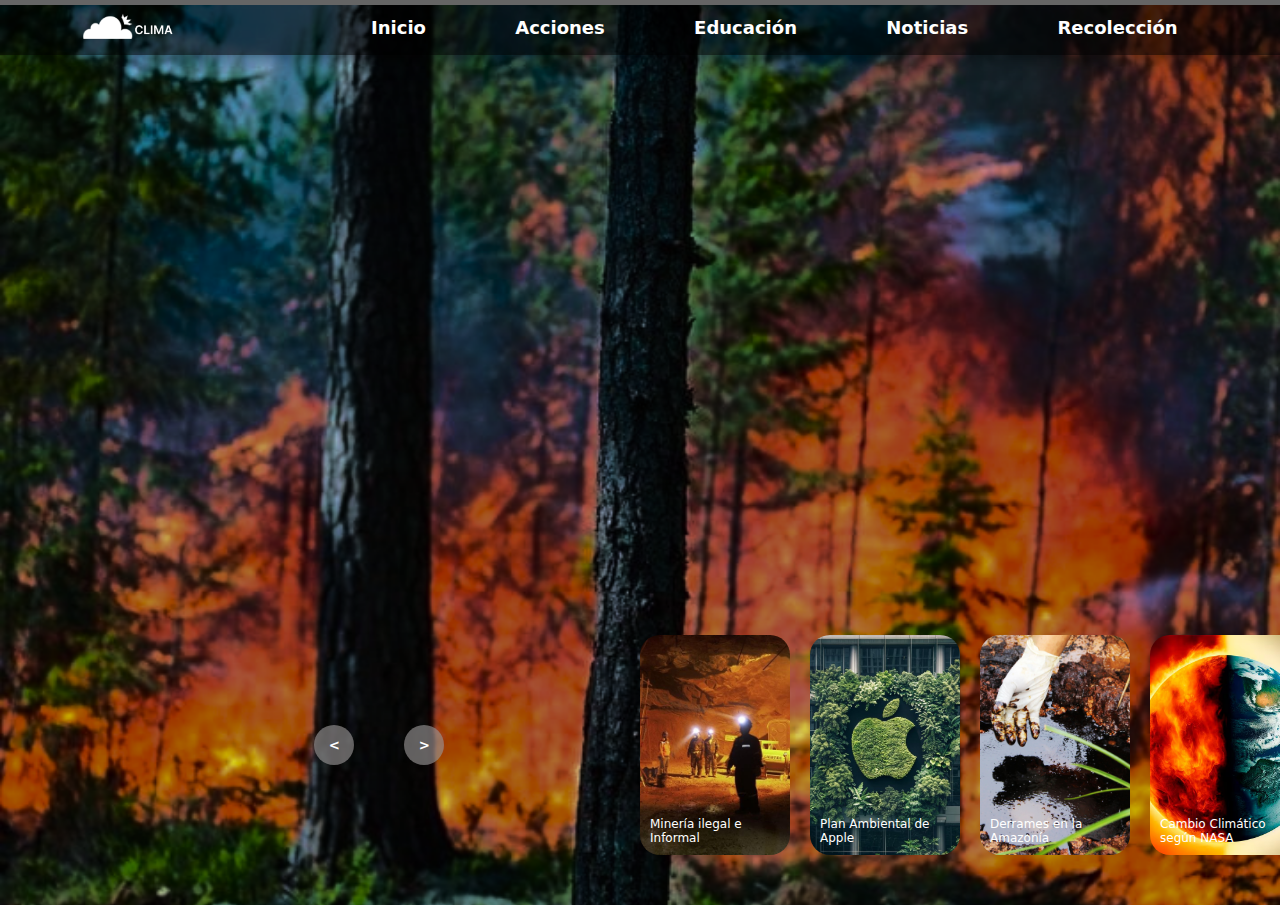
<file: index.html>
<!DOCTYPE html>
<html lang="en">
<head>
  <meta charset="UTF-8">
  <meta name="viewport" content="width=device-width, initial-scale=1.0">
  <link rel="stylesheet" href="/Css/styles.css">
  <link rel="stylesheet" href="/Css/header.css">
  <title>Acción por el clima</title>
  <style>

  </style>
</head>
<body>
    

    <header>
        <div class="logo">
            <img src="/img/Logo.png" alt="">
            <div class="frame">
                <div class="center">
                    <div class="linea primero"></div>
                    <div class="linea segundo"></div>
                    <div class="linea tercero"></div>
                </div>
            </div>
        </div>

        <nav class="opciones-desplegado">

            <a href="index.html">Inicio</a>
            <a href="Acciones.html">Acciones</a>
            <div class="dropdown">
                <a href="#" class="dropbtn">Educación</a>
                <div class="dropdown-content">
                    <a href="Recursos.html" class="text-white font-semibold" >Recursos</a>
                    <a href="Cursos.html" class="text-white font-semibold" >Cursos</a>
                    <a href="FAQ.html" class="text-white font-semibold" >FAQ</a>
                </div>
            </div>
            <div class="dropdown">
                <a href="#" class="dropbtn">Noticias</a>
                <div class="dropdown-content">
                    <a href="politicas-climaticas.html" class="text-white font-semibold" >Politicas Climaticas</a>
                    <a href="tecnologia-verde.html" class="text-white font-semibold" >Tecnología verde</a>
                    <a href="impactos-climaticos.html" class="text-white font-semibold" >Impactos Climaticos</a>
                    <a href="proyectos-sostenibles.html" class="text-white font-semibold" >Proyectos Sostenibles</a>
                </div>
            </div>
            <a href="Recolección.html">Recolección</a>
        </nav>
    </header>



<!-- carousel -->
<div class="carousel">
    <!-- list item -->
    <div class="list">
       
        <div class="item">
            <img src="/img/fuente1.1.png">
            <div class="content">
                <div class="author"></div>
                <div class="title">DEFORESTACIÓN </div>
                <div class="topic">EN VIVO</div>
                <div class="des" >
                    Global Forest Watch (GFW) es una plataforma que proporciona datos en tiempo real sobre la deforestación a nivel mundial. Utiliza imágenes satelitales y datos avanzados de múltiples fuentes para ofrecer información precisa y accesible. Los usuarios pueden visualizar y monitorear la pérdida de cobertura forestal, áreas protegidas, biodiversidad, y más.                
                </div>
              
                <div class="buttons">
                    <a href="https://www.nationalgeographic.es/medio-ambiente/deforestacion" target="_blank">
                        <button>Ver información</button>
                    </a>
                </div>
            </div>
        </div>
        <div class="item">
            <img src="img/fuente2.1.png">
            <div class="content">
                <div class="author"></div>
                <div class="title">EL COSTO OCULTO DE</div>
                <div class="topic">LA MINERÍA</div>
                <div class="des">
                    La minería ilegal e informal es uno de los principales problemas ambientales que enfrenta Perú, especialmente en la Amazonía. El Ministerio del Ambiente de Perú (MINAM) reporta graves impactos, como la deforestación, la contaminación del agua y los suelos, y el uso descontrolado de mercurio, que tiene efectos tóxicos sobre los ecosistemas y la salud humana.                
                </div>
                <div class="buttons">
                    <a href="https://lacamara.pe/economia-subterranea-el-costo-oculto-de-la-ilegalidad-en-el-peru/" target="_blank">
                        <button>Ver información</button>
                    </a>                    
                </div>
            </div>
        </div>
        <div class="item">
            <img src="/img/fuente3.1.png">
            <div class="content">
                <div class="author"></div>
                <div class="title">APPLE Y SU</div>
                <div class="topic">HUELLA VERDE</div>
                <div class="des">
                    Apple es una de las empresas tecnológicas más comprometidas con la sostenibilidad ambiental. Ha implementado una serie de políticas para reducir su huella de carbono, utilizando energías renovables y materiales reciclados en sus productos y operaciones.                
                </div>
                <div class="buttons">
                    <a href="https://www.apple.com/es/newsroom/2024/04/apple-cuts-greenhouse-emissions-in-half/" target="_blank">
                        <button>Ver información</button>
                    </a>
                </div>
            </div>
        </div>
        <div class="item">
            <img src="/img/fuente4.1.png">
            <div class="content">
                <div class="author"></div>
                <div class="title">PETRÓLEO</div>
                <div class="topic">LA AMENAZA AMAZÓNICA</div>
                <div class="des">
                    La explotación petrolera en la Amazonía peruana ha tenido consecuencias devastadoras para el medio ambiente y las comunidades indígenas. Se han registrado alrededor de 600 derrames de petróleo en los últimos 24 años, afectando gravemente la biodiversidad y los ecosistemas locales.                
                </div>
                <div class="buttons">
                    <a href="https://www.wwf.org.co/_donde_trabajamos_/amazonas/las_seis_grandes_amenazas_de_la_amazonia/" target="_blank">
                        <button>Ver información</button>
                    </a>                    
                </div>
            </div>
        </div>
        <div class="item">
            <img src="/img/fuente5.1.png">
            <div class="content">
                <div class="author"></div>
                <div class="title">EL CLIMA EN</div>
                <div class="topic">NÚMEROS</div>
                <div class="des">
                    La NASA ha sido una fuente fundamental de datos sobre el cambio climático, utilizando sus recursos de monitoreo espacial para medir variables clave como el aumento de la temperatura global, los niveles del mar, y la concentración de gases de efecto invernadero.                
                </div>
                <div class="buttons">
                    <a href="https://www.senamhi.gob.pe/?p=pronostico-detalle&dp=15&localidad=0116" target="_blank">
                        <button>Ver información</button>
                    </a>                    
                </div>
            </div>
        </div>
        <div class="item">
            <img src="/img/foto1.png">
            <div class="content">
                <div class="author"></div>
                <div class="title">ACCIÓN POR</div>
                <div class="topic">EL CLIMA</div>
                <div class="des">
                    <!-- lorem 50 -->
                    El cambio climático se refiere a los cambios a largo plazo de las temperaturas y los patrones climáticos.                 
                </div>
                <div class="buttons">
                    <a href="https://www.pactomundial.org/ods/13-accion-por-el-clima/" target="_blank">
                        <button>Ver información</button>
                    </a>                    
                </div>
            </div>
        </div>
    </div>
    <!-- list thumnail -->
    <div class="thumbnail">
        <div class="listThumbnail">
            <div class="item">
                <img src="/img/fuente1.jpeg">
                <div class="content">
                    <div class="title">
                        Monitoreo de
                    </div>
                    <div class="description">
                        Bosques
                    </div>
                </div>
            </div>
            <div class="item">
                <img src="/img/fuente2.jpeg">
                <div class="content">
                    <div class="title">
                        Minería ilegal e
                    </div>
                    <div class="description">
                        Informal
                    </div>
                </div>
            </div>
            <div class="item">
                <img src="/img/fuente3.jpeg">
                <div class="content">
                    <div class="title">
                        Plan Ambiental de
                    </div>
                    <div class="description">
                        Apple
                    </div>
                </div>
            </div>
            <div class="item">
                <img src="/img/fuente4.jpg">
                <div class="content">
                    <div class="title">
                        Derrames en la
                    </div>
                    <div class="description">
                        Amazonía
                    </div>
                </div>
            </div>
            <div class="item">
                <img src="/img/fuente5.avif">
                <div class="content">
                    <div class="title">
                        Cambio Climático 
                    </div>
                    <div class="description">
                        según NASA
                    </div>
                </div>
            </div>
            <div class="item">
                <img src="/img/foto1.1.png">
                <div class="content">
                    <div class="title">
                        Acción por
                    </div>
                    <div class="description">
                        el clima
                    </div>
                </div>
            </div>
        </div>
    </div>


    
    <!-- next prev -->

    <div class="arrows">
        <button id="prev"><</button>
        <button id="next">></button>
    </div>
    <!-- time running -->
    <div class="time"></div>
</div>
<script>
    function toggleMenu() {
      var menu = document.getElementById('menu');
      menu.style.display = menu.style.display === 'block' ? 'none' : 'block';
    }

    // Función para mostrar el popup
    function showPopup(id) {
      var popup = document.getElementById(id);
      popup.style.display = 'flex';
    }

    // Función para cerrar el popup
    function closePopup(id) {
      var popup = document.getElementById(id);
      popup.style.display = 'none';
    } 
</script>
<script src="/js/script.js"></script>
</body>
</html>
</file>
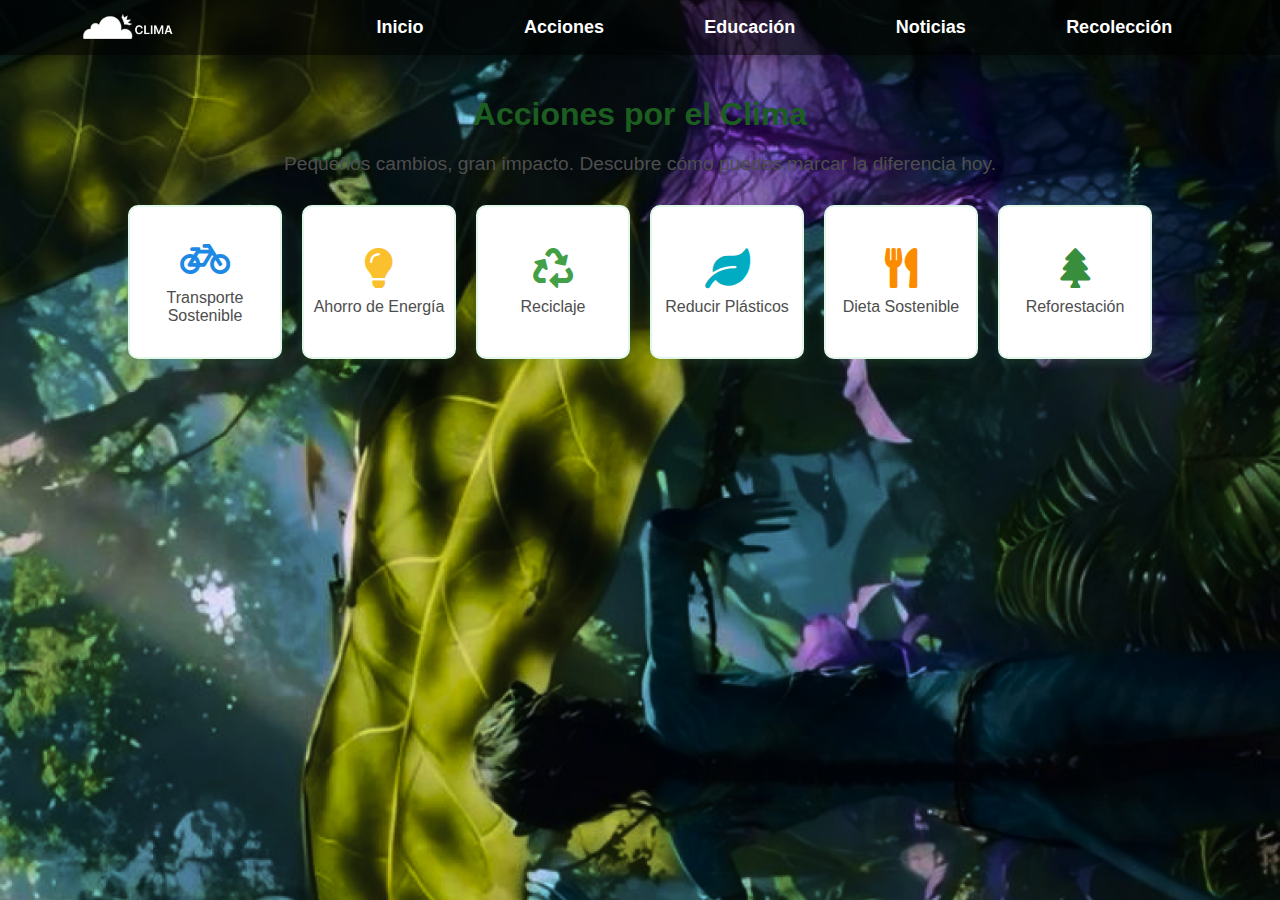
<file: Acciones.html>
<html>
<head>
    <title>Acciones por el Clima</title>
    <link rel="stylesheet" href="https://cdnjs.cloudflare.com/ajax/libs/font-awesome/5.15.3/css/all.min.css">
    <link rel="stylesheet" href="/Css/header.css">
    <link rel="stylesheet" href="/Css/btn_menu.css">
    <style>
        body {
            font-family: Arial, sans-serif;
            background-color: #e0f7e9;
            margin: 0;
            padding: 0;
            text-align: center;
            background-image: url(/img/Acciones.png);
            background-size: cover;
            background-repeat: no-repeat;
        }
        .container {
            padding: 20px;
        }
        h1 {
            color: #1b5e20;
            font-size: 2em;
            margin-bottom: 10px;
        }
        p.subtitle {
            color: #4e4e4e;
            font-size: 1.2em;
            margin-bottom: 30px;
        }
        .grid {
            display: flex;
            flex-wrap: wrap;
            justify-content: center;
            gap: 20px;
        }
        .grid-item {
            background-color: #ffffff;
            border: 2px solid #e0f7e9;
            border-radius: 10px;
            width: 150px;
            height: 150px;
            display: flex;
            flex-direction: column;
            align-items: center;
            justify-content: center;
            box-shadow: 0 4px 8px rgba(141, 252, 138, 0.1);
            transition: transform 0.3s ease;
        }
        .grid-item.selected {
            border-color: #1b5e20;
        }

        /* Efecto flotante solo para el ícono */
        .grid-item i {
            font-size: 2.5em;
            margin-bottom: 10px;
            transition: transform 0.3s ease;
        }

        .grid-item:hover i {
            transform: translateY(-10px); /* Solo el ícono flota */
        }

        .grid-item p {
            color: #4e4e4e;
            font-size: 1em;
            margin: 0;
        }
        .details {
            display: none; /* Ocultar todas las secciones al inicio */
            background-color: #ffffff;
            border-radius: 10px;
            padding: 20px;
            margin: 30px auto;
            width: 80%;
            box-shadow: 0 4px 8px rgba(0, 0, 0, 0.1);
            text-align: left;
        }
        .details.active {
            display: block; /* Mostrar la sección activa */
        }
        .details h2 {
            color: #1b5e20;
            font-size: 1.5em;
            margin-bottom: 10px;
        }
        .details h3 {
            color: #1b5e20;
            font-size: 1.2em;
            margin-bottom: 10px;
        }
        .details ul {
            list-style-type: disc;
            padding-left: 20px;
        }
        .details ul li {
            color: #4e4e4e;
            margin-bottom: 5px;
        }
        
        /* Ocultamos la CTA inicialmente */
        .cta {
            display: none; /* Ocultar inicialmente */
            padding: 20px;
            margin-top: 30px;
        }
        .cta.active {
            display: block; /* Mostrar cuando se seleccione una opción */
        }
        .cta h2 {
            color: #1b5e20;
            font-size: 1.5em;
            margin-bottom: 20px;
        }
        .cta button {
            background-color: #1b5e20;
            color: #ffffff;
            border: none;
            border-radius: 5px;
            padding: 10px 20px;
            font-size: 1em;
            cursor: pointer;
        }
        .cta button:hover {
            background-color: #145a14;
        }
        
    </style>

</head>
<body>
    <header>
        <div class="logo">
            <img src="/img/Logo.png" alt="">
            <div class="frame">
                <div class="center">
                    <div class="linea primero"></div>
                    <div class="linea segundo"></div>
                    <div class="linea tercero"></div>
                </div>
            </div>
        </div>

        <nav class="opciones-desplegado">

            <a href="index.html">Inicio</a>
            <a href="Acciones.html">Acciones</a>
            <div class="dropdown">
                <a href="#" class="dropbtn">Educación</a>
                <div class="dropdown-content">
                    <a href="Recursos.html" class="text-white font-semibold" >Recursos</a>
                    <a href="Cursos.html" class="text-white font-semibold" >Cursos</a>
                    <a href="FAQ.html" class="text-white font-semibold" >FAQ</a>
                </div>
            </div>
            <div class="dropdown">
                <a href="#" class="dropbtn">Noticias</a>
                <div class="dropdown-content">
                    <a href="politicas-climaticas.html" class="text-white font-semibold" >Politicas Climaticas</a>
                    <a href="tecnologia-verde.html" class="text-white font-semibold" >Tecnología verde</a>
                    <a href="impactos-climaticos.html" class="text-white font-semibold" >Impactos Climaticos</a>
                    <a href="proyectos-sostenibles.html" class="text-white font-semibold" >Proyectos Sostenibles</a>
                </div>
            </div>
            <a href="Recolección.html">Recolección</a>
        </nav>
    </header>
    <div class="container">
        <h1>Acciones por el Clima</h1>
        <p class="subtitle">Pequeños cambios, gran impacto. Descubre cómo puedes marcar la diferencia hoy.</p>
        <div class="grid">
            <div class="grid-item" onclick="showDetails('transporte')">
                <i class="fas fa-bicycle" style="color: #1e88e5;"></i>
                <p>Transporte Sostenible</p>
            </div>
            <div class="grid-item" onclick="showDetails('energia')">
                <i class="fas fa-lightbulb" style="color: #fbc02d;"></i>
                <p>Ahorro de Energía</p>
            </div>
            <div class="grid-item" onclick="showDetails('reciclaje')">
                <i class="fas fa-recycle" style="color: #43a047;"></i>
                <p>Reciclaje</p>
            </div>
            <div class="grid-item" onclick="showDetails('plastico')">
                <i class="fas fa-leaf" style="color: #00acc1;"></i>
                <p>Reducir Plásticos</p>
            </div>
            <div class="grid-item" onclick="showDetails('dieta')">
                <i class="fas fa-utensils" style="color: #fb8c00;"></i>
                <p>Dieta Sostenible</p>
            </div>
            <div class="grid-item" onclick="showDetails('reforestacion')">
                <i class="fas fa-tree" style="color: #388e3c;"></i>
                <p>Reforestación</p>
            </div>
        </div>
        <div id="transporte" class="details">
            <h2>Transporte Sostenible</h2>
            <p>Opta por el transporte público, bicicleta o caminar para reducir emisiones. Utilizar transporte sostenible puede disminuir tu huella de carbono hasta en un 30%.</p>
            <h3>Impacto</h3>
            <p>Reducción de emisiones de CO2, mejora de la calidad del aire y disminución de la congestión del tráfico.</p>
            <h3>Consejos prácticos</h3>
            <ul>
                <li>Usa la bicicleta para trayectos cortos</li>
                <li>Comparte coche con compañeros de trabajo</li>
                <li>Utiliza el transporte público para viajes largos</li>
                <li>Considera un vehículo eléctrico o híbrido para tus desplazamientos necesarios</li>
            </ul>
        </div>
        <div id="energia" class="details">
            <h2>Ahorro de Energía</h2>
            <p>Apaga luces y dispositivos no utilizados. Usa bombillas LED y electrodomésticos eficientes. Puedes reducir tu consumo energético y tus facturas hasta un 20%.</p>
            <h3>Impacto</h3>
            <p>Disminución de la demanda energética, reducción de emisiones de gases de efecto invernadero y ahorro económico.</p>
            <h3>Consejos prácticos</h3>
            <ul>
                <li>Instala termostatos inteligentes</li>
                <li>Utiliza electrodomésticos con certificación energética A+++</li>
                <li>Aprovecha la luz natural y ventilación</li>
                <li>Aísla adecuadamente tu hogar para mejorar la eficiencia térmica</li>
            </ul>
        </div>
        <div id="reciclaje" class="details">
            <h2>Reciclaje</h2>
            <p>Separa correctamente tus residuos. El reciclaje adecuado puede reducir la cantidad de desechos en vertederos hasta un 75%.</p>
            <h3>Impacto</h3>
            <p>Conservación de recursos naturales, reducción de la contaminación y ahorro de energía en la producción de nuevos materiales.</p>
            <h3>Consejos prácticos</h3>
            <ul>
                <li>Infórmate sobre el sistema de reciclaje local</li>
                <li>Reutiliza materiales siempre que sea posible</li>
                <li>Participa en programas de reciclaje comunitarios</li>
            </ul>
        </div>
        <div id="plastico" class="details">
            <h2>Reducir Plásticos</h2>
            <p>Elimina el uso de plásticos de un solo uso como bolsas y botellas. Puedes reducir el plástico desechado en un 40% con pequeños cambios.</p>
            <h3>Impacto</h3>
            <p>Reducción de la contaminación plástica en océanos y tierra, conservación de la fauna marina y disminución del consumo de petróleo.</p>
            <h3>Consejos prácticos</h3>
            <ul>
                <li>Utiliza botellas reutilizables</li>
                <li>Lleva tus propias bolsas de tela</li>
                <li>Compra a granel para evitar empaques innecesarios</li>
                <li>Elige productos sin empaques plásticos</li>
            </ul>
        </div>
        <div id="dieta" class="details">
            <h2>Dieta Sostenible</h2>
            <p>Reduce el consumo de carne y aumenta el de vegetales. Una dieta basada en plantas puede reducir tus emisiones de carbono en un 20%.</p>
            <h3>Impacto</h3>
            <p>Reducción de la huella de carbono, conservación del agua y disminución del uso de tierras agrícolas.</p>
            <h3>Consejos prácticos</h3>
            <ul>
                <li>Incorpora más verduras y frutas locales en tu dieta</li>
                <li>Opta por proteínas vegetales como legumbres y frutos secos</li>
                <li>Reduce el desperdicio alimentario planificando tus comidas</li>
                <li>Apoya la agricultura sostenible comprando productos orgánicos</li>
            </ul>
        </div>
        <div id="reforestacion" class="details">
            <h2>Reforestación</h2>
            <p>Planta árboles en tu comunidad o apoya proyectos de reforestación. Un solo árbol puede absorber hasta 22 kg de CO2 por año.</p>
            <h3>Impacto</h3>
            <p>Captura de carbono, mejora de la biodiversidad y reducción de la erosión del suelo.</p>
            <h3>Consejos prácticos</h3>
            <ul>
                <li>Participa en jornadas de plantación de árboles</li>
                <li>Cuida los árboles existentes en tu entorno</li>
                <li>Apoya proyectos de reforestación globales</li>
                <li>Promueve la conservación de bosques en tu comunidad</li>
            </ul>
        </div>
    </div>

    <div class="cta">
        <h2>¡Empieza Hoy Mismo!</h2>
        <button onclick="window.location.href='https://www.un.org/sustainabledevelopment/es/climate-change/'">Más Información</button>
    </div>

    <script>
        function showDetails(sectionId) {
            // Ocultar todas las secciones de detalles
            var detailsSections = document.querySelectorAll('.details');
            detailsSections.forEach(function(section) {
                section.classList.remove('active');
            });

            // Mostrar la sección seleccionada
            var selectedSection = document.getElementById(sectionId);
            if (selectedSection) {
                selectedSection.classList.add('active');
            }

            // Quitar la clase 'selected' de todos los ítems
            var gridItems = document.querySelectorAll('.grid-item');
            gridItems.forEach(function(item) {
                item.classList.remove('selected');
            });

            // Añadir la clase 'selected' al ítem clicado
            var selectedItem = document.querySelector(`.grid-item[onclick="showDetails('${sectionId}')"]`);
            if (selectedItem) {
                selectedItem.classList.add('selected');
            }

            // Mostrar el bloque CTA
            var cta = document.querySelector('.cta');
            if (cta) {
                cta.classList.add('active'); // Activar CTA cuando se selecciona una opción
            }
        }
    </script>
</body>
</html>
</file>
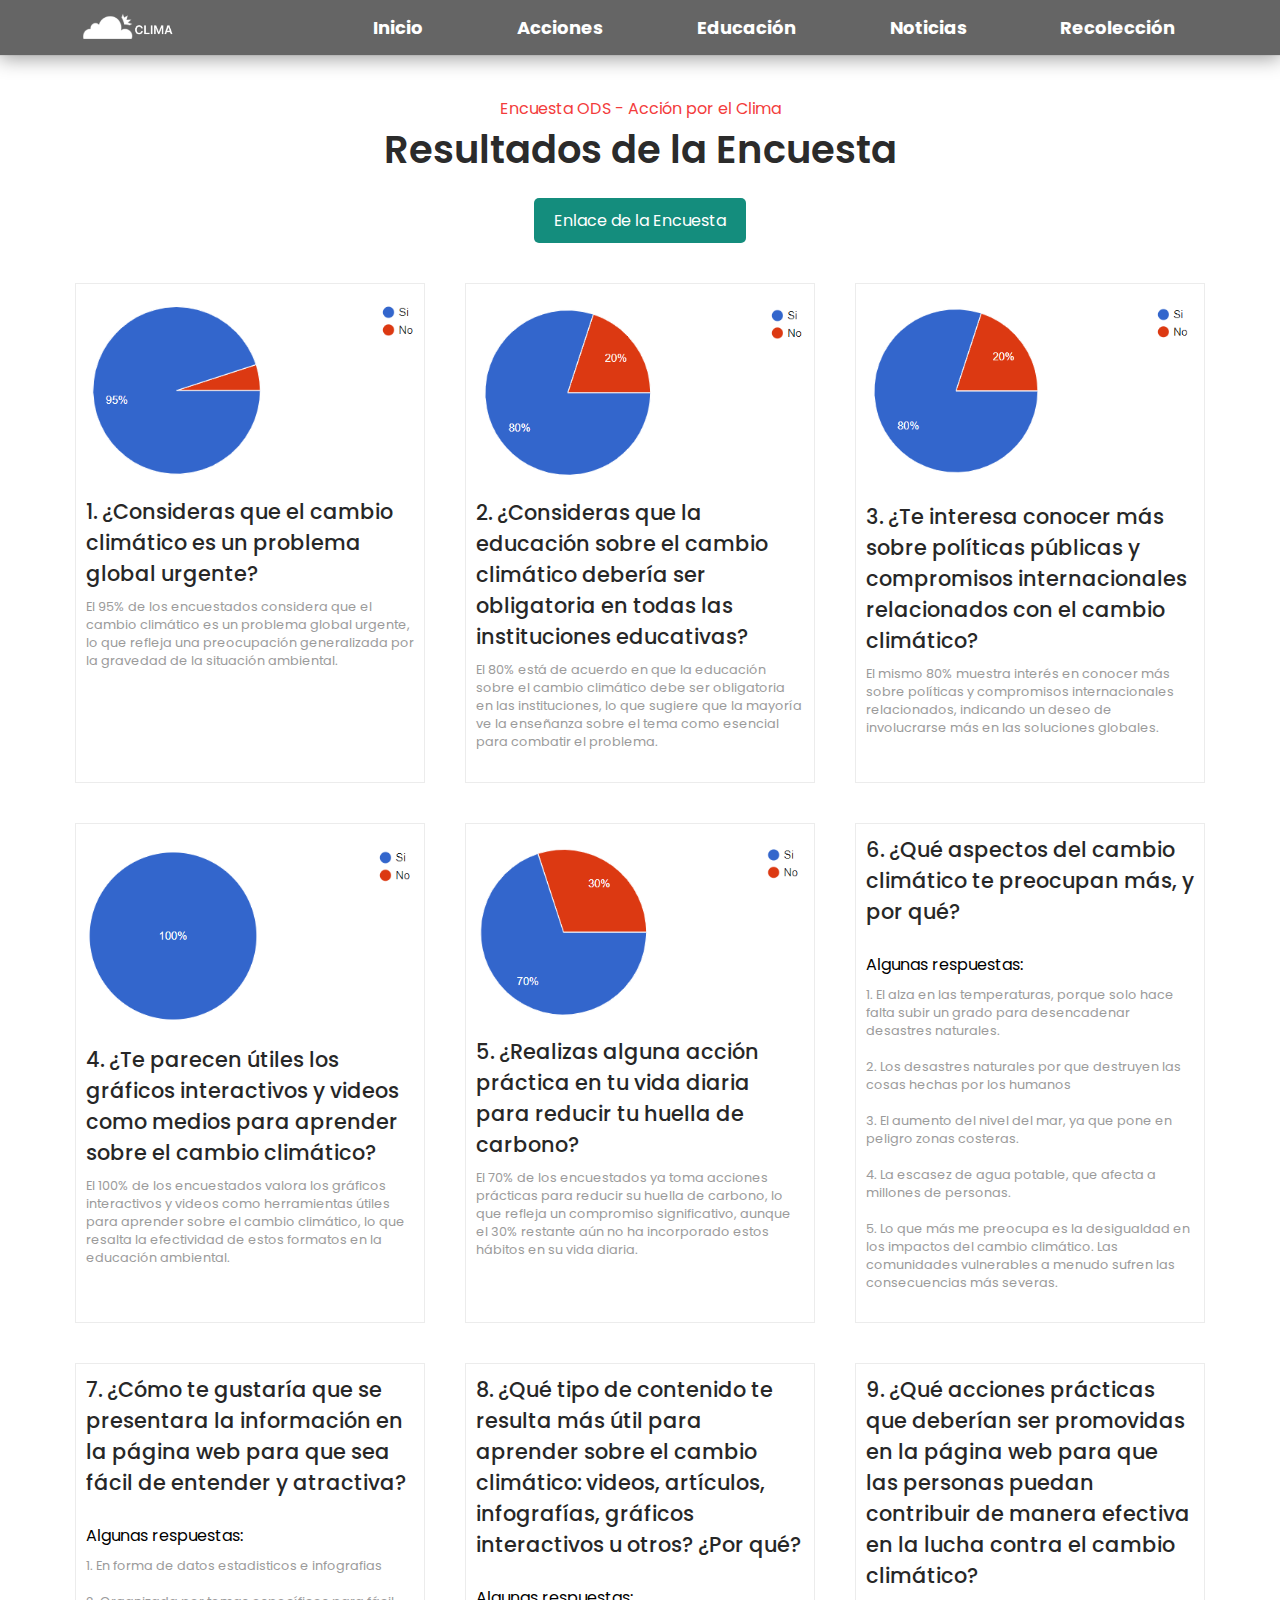
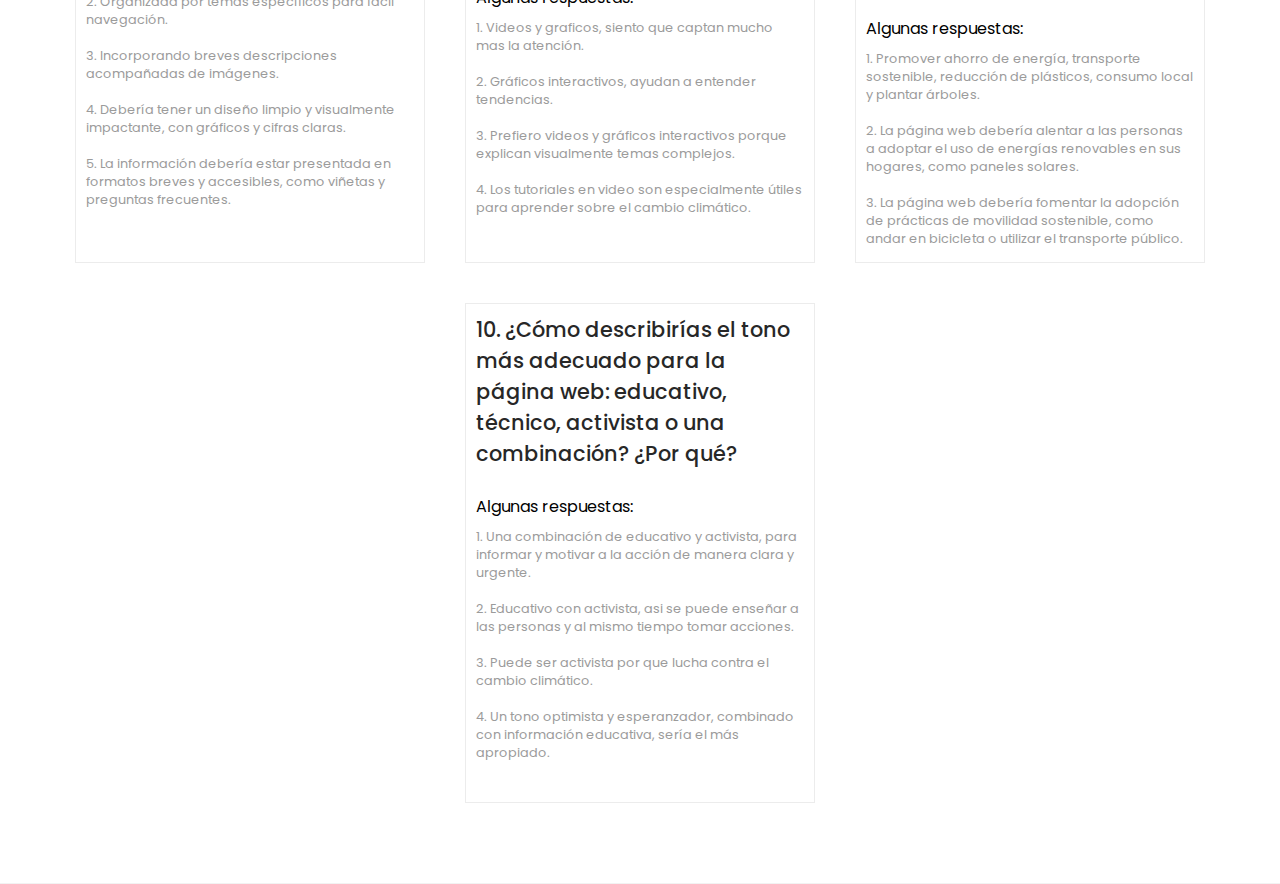
<file: EncuestaODS.html>
<!DOCTYPE html>
<html lang="en">

<head>
    <meta charset="UTF-8">
    <meta name="viewport" content="width=device-width, initial-scale=1.0">
    <title>ENCUESTA ACCIÓN POR EL CLIMA</title>
    <link rel="stylesheet" href="/Css/EncuestaODS.css">
    <link rel="shortcut icon" href="images/fav-icon.svg" />
    <link rel="preconnect" href="https://fonts.gstatic.com">
    <link rel="stylesheet" href="/Css/header.css">
    <link
        href="https://fonts.googleapis.com/css2?family=Poppins:ital,wght@0,100;0,200;0,300;0,400;0,500;0,600;0,700;0,800;0,900;1,100;1,200;1,300;1,400;1,500;1,600;1,700;1,800;1,900&display=swap"
        rel="stylesheet">
</head>
<header>
    <div class="logo">
        <img src="/img/Logo.png" alt="">
        <div class="frame">
            <div class="center">
                <div class="linea primero"></div>
                <div class="linea segundo"></div>
                <div class="linea tercero"></div>
            </div>
        </div>
    </div>

    <nav class="opciones-desplegado">

        <a href="index.html">Inicio</a>
        <a href="Acciones.html">Acciones</a>
        <div class="dropdown">
            <a href="#" class="dropbtn">Educación</a>
            <div class="dropdown-content">
                <a href="Recursos.html" class="text-white font-semibold">Recursos</a>
                <a href="Cursos.html" class="text-white font-semibold">Cursos</a>
                <a href="FAQ.html" class="text-white font-semibold">FAQ</a>
            </div>
        </div>
        <div class="dropdown">
            <a href="#" class="dropbtn">Noticias</a>
            <div class="dropdown-content">
                <a href="politicas-climaticas.html" class="text-white font-semibold">Politicas Climaticas</a>
                <a href="tecnologia-verde.html" class="text-white font-semibold">Tecnología verde</a>
                <a href="impactos-climaticos.html" class="text-white font-semibold">Impactos Climaticos</a>
                <a href="proyectos-sostenibles.html" class="text-white font-semibold">Proyectos Sostenibles</a>
            </div>
        </div>
        <a href="Recolección.html">Recolección</a>
    </nav>
</header>
<!--blog-section============================================================================-->
<section id="blog">
    <!--blog-heading--------------->
    <div class="blog-heading">
        <span>Encuesta ODS - Acción por el Clima</span>
        <h3>Resultados de la Encuesta</h3>
    </div>

    <a href="https://docs.google.com/forms/d/e/1FAIpQLSdNcQr94T1g22f0tnaS4RWlaoEnLaNtxbdXO-3YJdnyEvVNFw/viewform"
        class="btn-enlace">Enlace de la Encuesta</a>


    <!--container---------------->
    <div class="blog-container">

        <!--box-1------------->
        <div class="blog-box">

            <!--img---->
            <div class="blog-img">
                <img alt="blog" src="/img/rpta1.png">
            </div>
            <!--text--->
            <div class="blog-text">
                <a href="#" class="blog-title">1. ¿Consideras que el cambio climático es un problema global
                    urgente? </a>
                <p>El 95% de los encuestados considera que el cambio climático es un problema global urgente, lo
                    que refleja una preocupación generalizada por la gravedad de la situación ambiental.</p>
            </div>

        </div>




        <!--box-2------------->
        <div class="blog-box">

            <!--img---->
            <div class="blog-img">
                <img alt="blog" src="/img/rpta2.png">
            </div>
            <!--text--->
            <div class="blog-text">
                <a href="#" class="blog-title">2. ¿Consideras que la educación sobre el cambio climático debería
                    ser obligatoria en todas las instituciones educativas? </a>
                <p>El 80% está de acuerdo en que la educación sobre el cambio climático debe ser obligatoria en
                    las instituciones, lo que sugiere que la mayoría ve la enseñanza sobre el tema como esencial
                    para combatir el problema.</p>
            </div>

        </div>




        <!--box-3------------->
        <div class="blog-box">

            <!--img---->
            <div class="blog-img">
                <img alt="blog" src="/img/rpta3.png">
            </div>
            <!--text--->
            <div class="blog-text">
                <a href="#" class="blog-title">3. ¿Te interesa conocer más sobre políticas públicas y compromisos
                    internacionales relacionados con el cambio climático?</a>
                <p>El mismo 80% muestra interés en conocer más sobre políticas y compromisos internacionales
                    relacionados, indicando un deseo de involucrarse más en las soluciones globales.</p>
            </div>

        </div>



        <!--box-4------------->
        <div class="blog-box">

            <!--img---->
            <div class="blog-img">
                <img alt="blog" src="/img/rpta4.png">
            </div>
            <!--text--->
            <div class="blog-text">
                <a href="#" class="blog-title">4. ¿Te parecen útiles los gráficos interactivos y videos como medios
                    para aprender sobre el cambio climático?</a>
                <p>El 100% de los encuestados valora los gráficos interactivos y videos como herramientas útiles
                    para aprender sobre el cambio climático, lo que resalta la efectividad de estos formatos en
                    la educación ambiental.</p>
            </div>

        </div>




        <!--box-5------------->
        <div class="blog-box">

            <!--img---->
            <div class="blog-img">
                <img alt="blog" src="/img/rpta5.png">
            </div>
            <!--text--->
            <div class="blog-text">
                <a href="#" class="blog-title">5. ¿Realizas alguna acción práctica en tu vida diaria para reducir
                    tu huella de carbono?</a>
                <p>El 70% de los encuestados ya toma acciones prácticas para reducir su huella de carbono, lo
                    que refleja un compromiso significativo, aunque el 30% restante aún no ha incorporado estos
                    hábitos en su vida diaria.</p>
            </div>

        </div>


        <!--box-6------------->
        <div class="blog-box">
            <!--text--->
            <div class="blog-text">
                <a href="#" class="blog-title">6. ¿Qué aspectos del cambio climático te preocupan más, y por
                    qué?</a>
                <br>Algunas respuestas: </br>
                <p>1. El alza en las temperaturas, porque solo hace falta subir un grado para desencadenar
                    desastres naturales.</p>
                <p>2. Los desastres naturales por que destruyen las cosas hechas por los humanos</p>
                <p>3. El aumento del nivel del mar, ya que pone en peligro zonas costeras.</p>
                <p>4. La escasez de agua potable, que afecta a millones de personas.</p>
                <p>5. Lo que más me preocupa es la desigualdad en los impactos del cambio climático. Las comunidades
                    vulnerables a menudo sufren las consecuencias más severas.</p>
            </div>

        </div>


        <!--box-7------------->
        <div class="blog-box">
            <!--text--->
            <div class="blog-text">
                <a href="#" class="blog-title">7. ¿Cómo te gustaría que se presentara la información en la página
                    web para que sea fácil de entender y atractiva?</a>
                <br>Algunas respuestas: </br>
                <p>1. En forma de datos estadisticos e infografias</p>
                <p>2. Organizada por temas específicos para fácil navegación.</p>
                <p>3. Incorporando breves descripciones acompañadas de imágenes.</p>
                <p>4. Debería tener un diseño limpio y visualmente impactante, con gráficos y cifras claras.</p>
                <p>5. La información debería estar presentada en formatos breves y accesibles, como viñetas y preguntas
                    frecuentes.</p>
            </div>

        </div>


        <!--box-8------------->
        <div class="blog-box">
            <!--text--->
            <div class="blog-text">
                <a href="#" class="blog-title">8. ¿Qué tipo de contenido te resulta más útil para aprender sobre el
                    cambio climático: videos, artículos, infografías, gráficos interactivos u otros? ¿Por
                    qué?</a>
                <br>Algunas respuestas: </br>
                <p>1. Videos y graficos, siento que captan mucho mas la atención.</p>
                <p>2. Gráficos interactivos, ayudan a entender tendencias.</p>
                <p>3. Prefiero videos y gráficos interactivos porque explican visualmente temas complejos.</p>
                <p>4. Los tutoriales en video son especialmente útiles para aprender sobre el cambio climático.
                </p>
            </div>

        </div>


        <!--box-9------------->
        <div class="blog-box">
            <!--text--->
            <div class="blog-text">
                <a href="#" class="blog-title">9. ¿Qué acciones prácticas que deberían ser promovidas en la página
                    web para que las personas puedan contribuir de manera efectiva en la lucha contra el cambio
                    climático?</a>
                <br>Algunas respuestas: </br>
                <p>1. Promover ahorro de energía, transporte sostenible, reducción de plásticos, consumo local y
                    plantar árboles.</p>
                <p>2. La página web debería alentar a las personas a adoptar el uso de energías renovables en
                    sus hogares, como paneles solares.</p>
                <p>3. La página web debería fomentar la adopción de prácticas de movilidad sostenible, como
                    andar en bicicleta o utilizar el transporte público.</p>
            </div>

        </div>


        <!--box-10------------->
        <div class="blog-box">
            <!--text--->
            <div class="blog-text">
                <a href="#" class="blog-title">10. ¿Cómo describirías el tono más adecuado para la página web:
                    educativo, técnico, activista o una combinación? ¿Por qué? </a>
                <br>Algunas respuestas: </br>
                <p>1. Una combinación de educativo y activista, para informar y motivar a la acción de manera
                    clara y urgente.</p>
                <p>2. Educativo con activista, asi se puede enseñar a las personas y al mismo tiempo tomar
                    acciones.</p>
                <p>3. Puede ser activista por que lucha contra el cambio climático.</p>
                <p>4. Un tono optimista y esperanzador, combinado con información educativa, sería el más
                    apropiado.</p>
            </div>

        </div>

    </div>

</section>
</body>

</html>
</file>
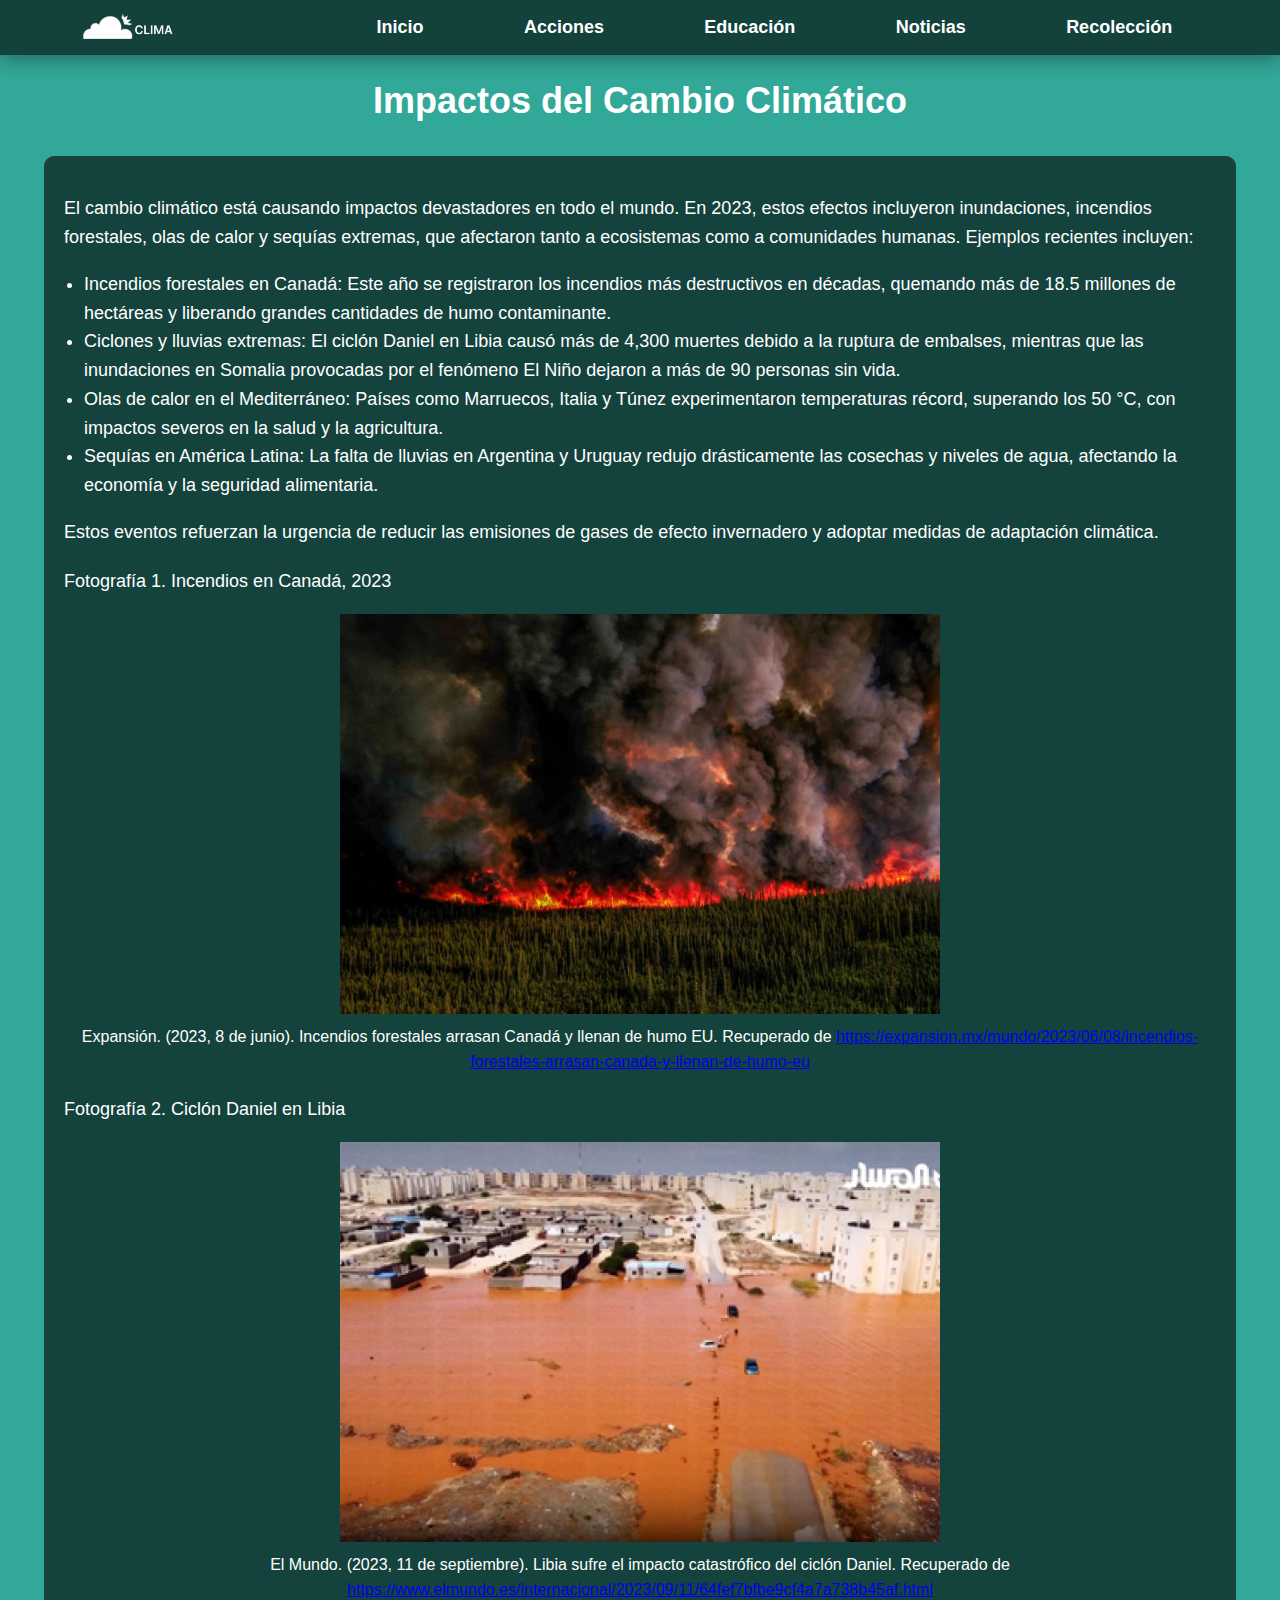
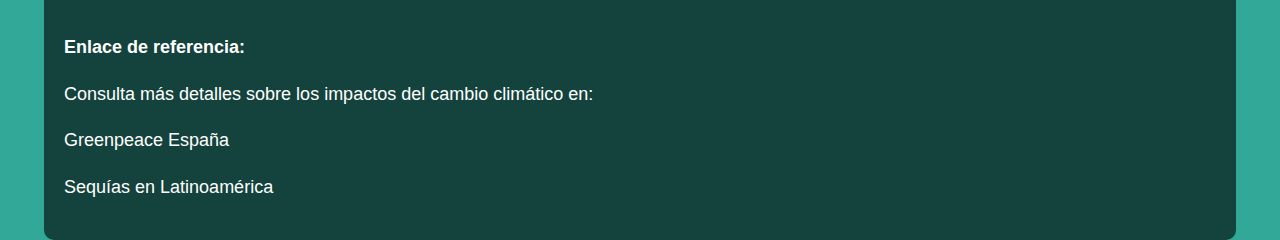
<file: impactos-climaticos.html>
<html>

<head>
    <title>
        Impactos del Cambio Climático
    </title>
    <link href="https://cdnjs.cloudflare.com/ajax/libs/font-awesome/5.15.3/css/all.min.css" rel="stylesheet" />
    <link rel="stylesheet" href="/Css/header.css">
    <style>
        body {
            background-color: #32A898;
            color: #ffffff;
            font-family: Arial, sans-serif;
            margin: 0;
            padding: 0px;
            display: flex;
            flex-direction: column;
            align-items: center;
        }

        h1 {
            margin-top: 25px;
            font-size: 36px;
            font-weight: bold;
            padding-bottom: 10px;
        }

        .content {
            background-color: rgba(0, 0, 0, 0.6);
            padding: 20px;
            border-radius: 10px;
            width: 90%;
        }

        p {
            font-size: 18px;
            line-height: 1.6;
        }

        ul {
            font-size: 18px;
            line-height: 1.6;
            padding-left: 20px;
        }

        .image-container {
            margin: 20px 0;
        }

        .image-container img {
            width: 100%;
            max-width: 600px;
            height: auto;
            display: block;
            margin: 0 auto;
        }

        .caption {
            font-size: 16px;
            margin-top: 10px;
            text-align: center;
        }

        .link-section {
            margin-top: 30px;
        }

        .link-section a {
            color: #ffffff;
            text-decoration: none;
            font-size: 18px;
            word-wrap: break-word;
        }

        .link-section a:hover {
            text-decoration: underline;
        }

        @media (max-width: 600px) {
            h1 {
                font-size: 28px;
            }

            p,
            ul,
            .link-section a {
                font-size: 16px;
            }

            .caption {
                font-size: 14px;
            }
        }
    </style>
</head>
<body>
    <header>
        <div class="logo">
            <img src="/img/Logo.png" alt="">
            <div class="frame">
                <div class="center">
                    <div class="linea primero"></div>
                    <div class="linea segundo"></div>
                    <div class="linea tercero"></div>
                </div>
            </div>
        </div>

        <nav class="opciones-desplegado">

            <a href="index.html">Inicio</a>
            <a href="Acciones.html">Acciones</a>
            <div class="dropdown">
                <a href="#" class="dropbtn">Educación</a>
                <div class="dropdown-content">
                    <a href="Recursos.html" class="text-white font-semibold" >Recursos</a>
                    <a href="Cursos.html" class="text-white font-semibold" >Cursos</a>
                    <a href="FAQ.html" class="text-white font-semibold" >FAQ</a>
                </div>
            </div>
            <div class="dropdown">
                <a href="#" class="dropbtn">Noticias</a>
                <div class="dropdown-content">
                    <a href="politicas-climaticas.html" class="text-white font-semibold" >Politicas Climaticas</a>
                    <a href="tecnologia-verde.html" class="text-white font-semibold" >Tecnología verde</a>
                    <a href="impactos-climaticos.html" class="text-white font-semibold" >Impactos Climaticos</a>
                    <a href="proyectos-sostenibles.html" class="text-white font-semibold" >Proyectos Sostenibles</a>
                </div>
            </div>
            <a href="Recolección.html">Recolección</a>
        </nav>
    </header>
    <h1>
        Impactos del Cambio Climático
    </h1>
    <div class="content">
        <p>
            El cambio climático está causando impactos devastadores en todo el mundo. En 2023, estos efectos incluyeron
            inundaciones, incendios forestales, olas de calor y sequías extremas, que afectaron tanto a ecosistemas como
            a comunidades humanas. Ejemplos recientes incluyen:
        </p>
        <ul>
            <li>
                Incendios forestales en Canadá: Este año se registraron los incendios más destructivos en décadas,
                quemando más de 18.5 millones de hectáreas y liberando grandes cantidades de humo contaminante.
            </li>
            <li>
                Ciclones y lluvias extremas: El ciclón Daniel en Libia causó más de 4,300 muertes debido a la ruptura de
                embalses, mientras que las inundaciones en Somalia provocadas por el fenómeno El Niño dejaron a más de
                90 personas sin vida.
            </li>
            <li>
                Olas de calor en el Mediterráneo: Países como Marruecos, Italia y Túnez experimentaron temperaturas
                récord, superando los 50 °C, con impactos severos en la salud y la agricultura.
            </li>
            <li>
                Sequías en América Latina: La falta de lluvias en Argentina y Uruguay redujo drásticamente las cosechas
                y niveles de agua, afectando la economía y la seguridad alimentaria.
            </li>
        </ul>
        <p>
            Estos eventos refuerzan la urgencia de reducir las emisiones de gases de efecto invernadero y adoptar
            medidas de adaptación climática.
        </p>
        <div class="image-container">
            <p>
                Fotografía 1. Incendios en Canadá, 2023
            </p>
            <img alt="Incendios forestales en Canadá, 2023" height="300"
                src="/img/impacto1.png"
                width="600" />
            <p class="caption">
                Expansión. (2023, 8 de junio). Incendios forestales arrasan Canadá y llenan de humo EU. Recuperado de
                <a href="https://expansion.mx/mundo/2023/06/08/incendios-forestales-arrasan-canada-y-llenan-de-humo-eu"
                    target="_blank">
                    https://expansion.mx/mundo/2023/06/08/incendios-forestales-arrasan-canada-y-llenan-de-humo-eu
                </a>
            </p>
        </div>
        <div class="image-container">
            <p>
                Fotografía 2. Ciclón Daniel en Libia
            </p>
            <img alt="Ciclón Daniel en Libia, 2023" height="300"
                src="/img/impacto2.png"
                width="600" />
            <p class="caption">
                El Mundo. (2023, 11 de septiembre). Libia sufre el impacto catastrófico del ciclón Daniel. Recuperado de
                <a href="https://www.elmundo.es/internacional/2023/09/11/64fef7bfbe9cf4a7a738b45af.html"
                    target="_blank">
                    https://www.elmundo.es/internacional/2023/09/11/64fef7bfbe9cf4a7a738b45af.html
                </a>
            </p>
        </div>
        <div class="link-section">
            <p>
                <strong>
                    Enlace de referencia:
                </strong>
            </p>
            <p>
                Consulta más detalles sobre los impactos del cambio climático en:
            </p>
            <p>
                <a href="https://es.greenpeace.org/es/?gad_source=1&amp;gclid=Cj0KCQiAouGNBhDBARIsAOC08RStcfsYekV3FtmIMJcHM2oalDfPKGXxxxqr-AjtiW8sjPPLZXCdd2MaAlyKEAL"
                    target="_blank">
                    Greenpeace España
                </a>
            </p>
            <p>
                <a href="https://www.nytimes.com/es/2024/10/20/espanol/america-latina/sudamerica-amazonas-sequia-historica.html"
                    target="_blank">
                    Sequías en Latinoamérica
                </a>
            </p>
        </div>
    </div>
</body>

</html>
</file>
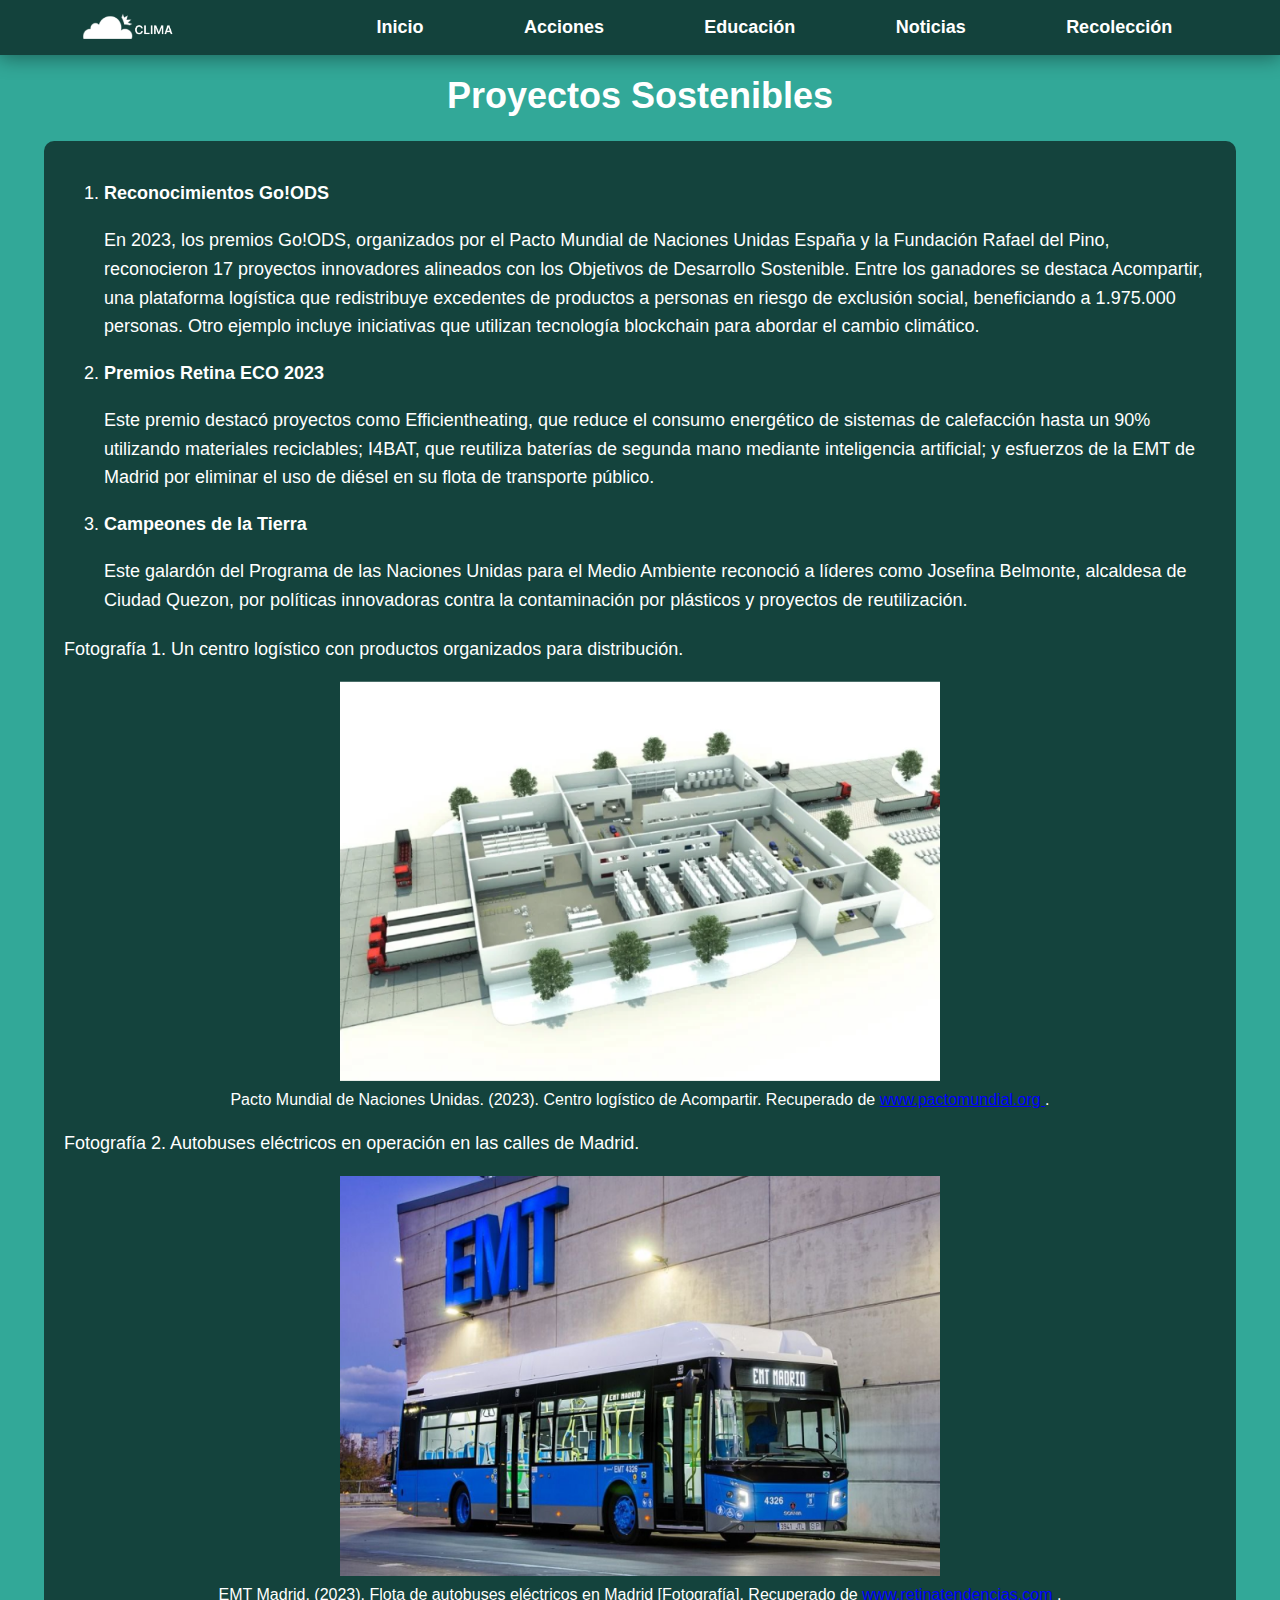
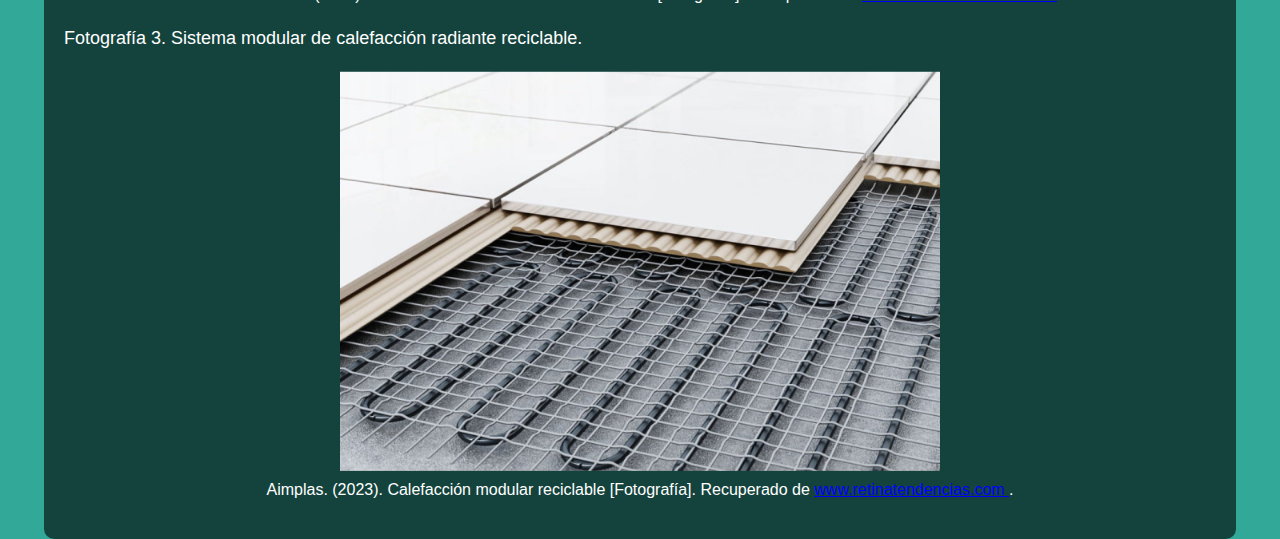
<file: proyectos-sostenibles.html>
<html>
<head>
    <title>
        Impactos del Cambio Climático
    </title>
    <link href="https://cdnjs.cloudflare.com/ajax/libs/font-awesome/5.15.3/css/all.min.css" rel="stylesheet" />
    <link rel="stylesheet" href="/Css/header.css">
    <style>
        body {
            background-color: #32A898;
            color: white;
            font-family: Arial, sans-serif;
            margin: 0;
            display: flex;
            justify-content: center;
            flex-direction: column;
            align-items: center;
        }

        h1 {
            font-size: 36px;
            margin-top: 20px;
            text-align: center;
        }

        .content {
            background-color: rgba(0, 0, 0, 0.6);
            padding: 20px;
            border-radius: 10px;
            width: 90%;
        }

        h2 {
            font-size: 24px;
        }

        p {
            font-size: 18px;
            line-height: 1.6;
        }

        ol {
            font-size: 18px;
            line-height: 1.6;
        }

        .image-container {
            margin: 20px 0;
        }

        .image-container img {
            width: 100%;
            max-width: 600px;
            display: block;
            margin: 0 auto;
        }

        .caption {
            font-size: 16px;
            text-align: center;
            margin-top: 10px;
        }

        .source {
            font-size: 16px;
            text-align: center;
            margin-top: 5px;
        }

        a {
            color: #00f;
        }
    </style>
</head>

<body>
    <header>
        <div class="logo">
            <img src="/img/Logo.png" alt="">
            <div class="frame">
                <div class="center">
                    <div class="linea primero"></div>
                    <div class="linea segundo"></div>
                    <div class="linea tercero"></div>
                </div>
            </div>
        </div>

        <nav class="opciones-desplegado">

            <a href="index.html">Inicio</a>
            <a href="Acciones.html">Acciones</a>
            <div class="dropdown">
                <a href="#" class="dropbtn">Educación</a>
                <div class="dropdown-content">
                    <a href="Recursos.html" class="text-white font-semibold" >Recursos</a>
                    <a href="Cursos.html" class="text-white font-semibold" >Cursos</a>
                    <a href="FAQ.html" class="text-white font-semibold" >FAQ</a>
                </div>
            </div>
            <div class="dropdown">
                <a href="#" class="dropbtn">Noticias</a>
                <div class="dropdown-content">
                    <a href="politicas-climaticas.html" class="text-white font-semibold" >Politicas Climaticas</a>
                    <a href="tecnologia-verde.html" class="text-white font-semibold" >Tecnología verde</a>
                    <a href="impactos-climaticos.html" class="text-white font-semibold" >Impactos Climaticos</a>
                    <a href="proyectos-sostenibles.html" class="text-white font-semibold" >Proyectos Sostenibles</a>
                </div>
            </div>
            <a href="Recolección.html">Recolección</a>
        </nav>
    </header>
    <h1>
        Proyectos Sostenibles
    </h1>
    <div class="content">
        <ol>
            <li>
                <strong>
                    Reconocimientos Go!ODS
                </strong>
                <p>
                    En 2023, los premios Go!ODS, organizados por el Pacto Mundial de Naciones Unidas España y la
                    Fundación Rafael del Pino, reconocieron 17 proyectos innovadores alineados con los Objetivos de
                    Desarrollo Sostenible. Entre los ganadores se destaca Acompartir, una plataforma logística que
                    redistribuye excedentes de productos a personas en riesgo de exclusión social, beneficiando a
                    1.975.000 personas. Otro ejemplo incluye iniciativas que utilizan tecnología blockchain para abordar
                    el cambio climático.
                </p>
            </li>
            <li>
                <strong>
                    Premios Retina ECO 2023
                </strong>
                <p>
                    Este premio destacó proyectos como Efficientheating, que reduce el consumo energético de sistemas de
                    calefacción hasta un 90% utilizando materiales reciclables; I4BAT, que reutiliza baterías de segunda
                    mano mediante inteligencia artificial; y esfuerzos de la EMT de Madrid por eliminar el uso de diésel
                    en su flota de transporte público.
                </p>
            </li>
            <li>
                <strong>
                    Campeones de la Tierra
                </strong>
                <p>
                    Este galardón del Programa de las Naciones Unidas para el Medio Ambiente reconoció a líderes como
                    Josefina Belmonte, alcaldesa de Ciudad Quezon, por políticas innovadoras contra la contaminación por
                    plásticos y proyectos de reutilización.
                </p>
            </li>
        </ol>
        <div class="image-container">
            <p>
                Fotografía 1. Un centro logístico con productos organizados para distribución.
            </p>
            <img alt="Centro logístico con productos organizados para distribución" height="400"
                src="/img/proyecto1.png"
                width="600" />
            <div class="caption">
                Pacto Mundial de Naciones Unidas. (2023). Centro logístico de Acompartir. Recuperado de
                <a href="https://www.pactomundial.org">
                    www.pactomundial.org
                </a>
                .
            </div>
        </div>
        <div class="image-container">
            <p>
                Fotografía 2. Autobuses eléctricos en operación en las calles de Madrid.
            </p>
            <img alt="Autobuses eléctricos en operación en las calles de Madrid" height="400"
                src="/img/proyecto2.png"
                width="600" />
            <div class="caption">
                EMT Madrid. (2023). Flota de autobuses eléctricos en Madrid [Fotografía]. Recuperado de
                <a href="https://www.retinatendencias.com">
                    www.retinatendencias.com
                </a>
                .
            </div>
        </div>
        <div class="image-container">
            <p>
                Fotografía 3. Sistema modular de calefacción radiante reciclable.
            </p>
            <img alt="Sistema modular de calefacción radiante reciclable" height="400"
                src="/img/proyecto3.png"
                width="600" />
            <div class="caption">
                Aimplas. (2023). Calefacción modular reciclable [Fotografía]. Recuperado de
                <a href="https://www.retinatendencias.com">
                    www.retinatendencias.com
                </a>
                .
            </div>
        </div>
    </div>
</body>

</html>
</file>
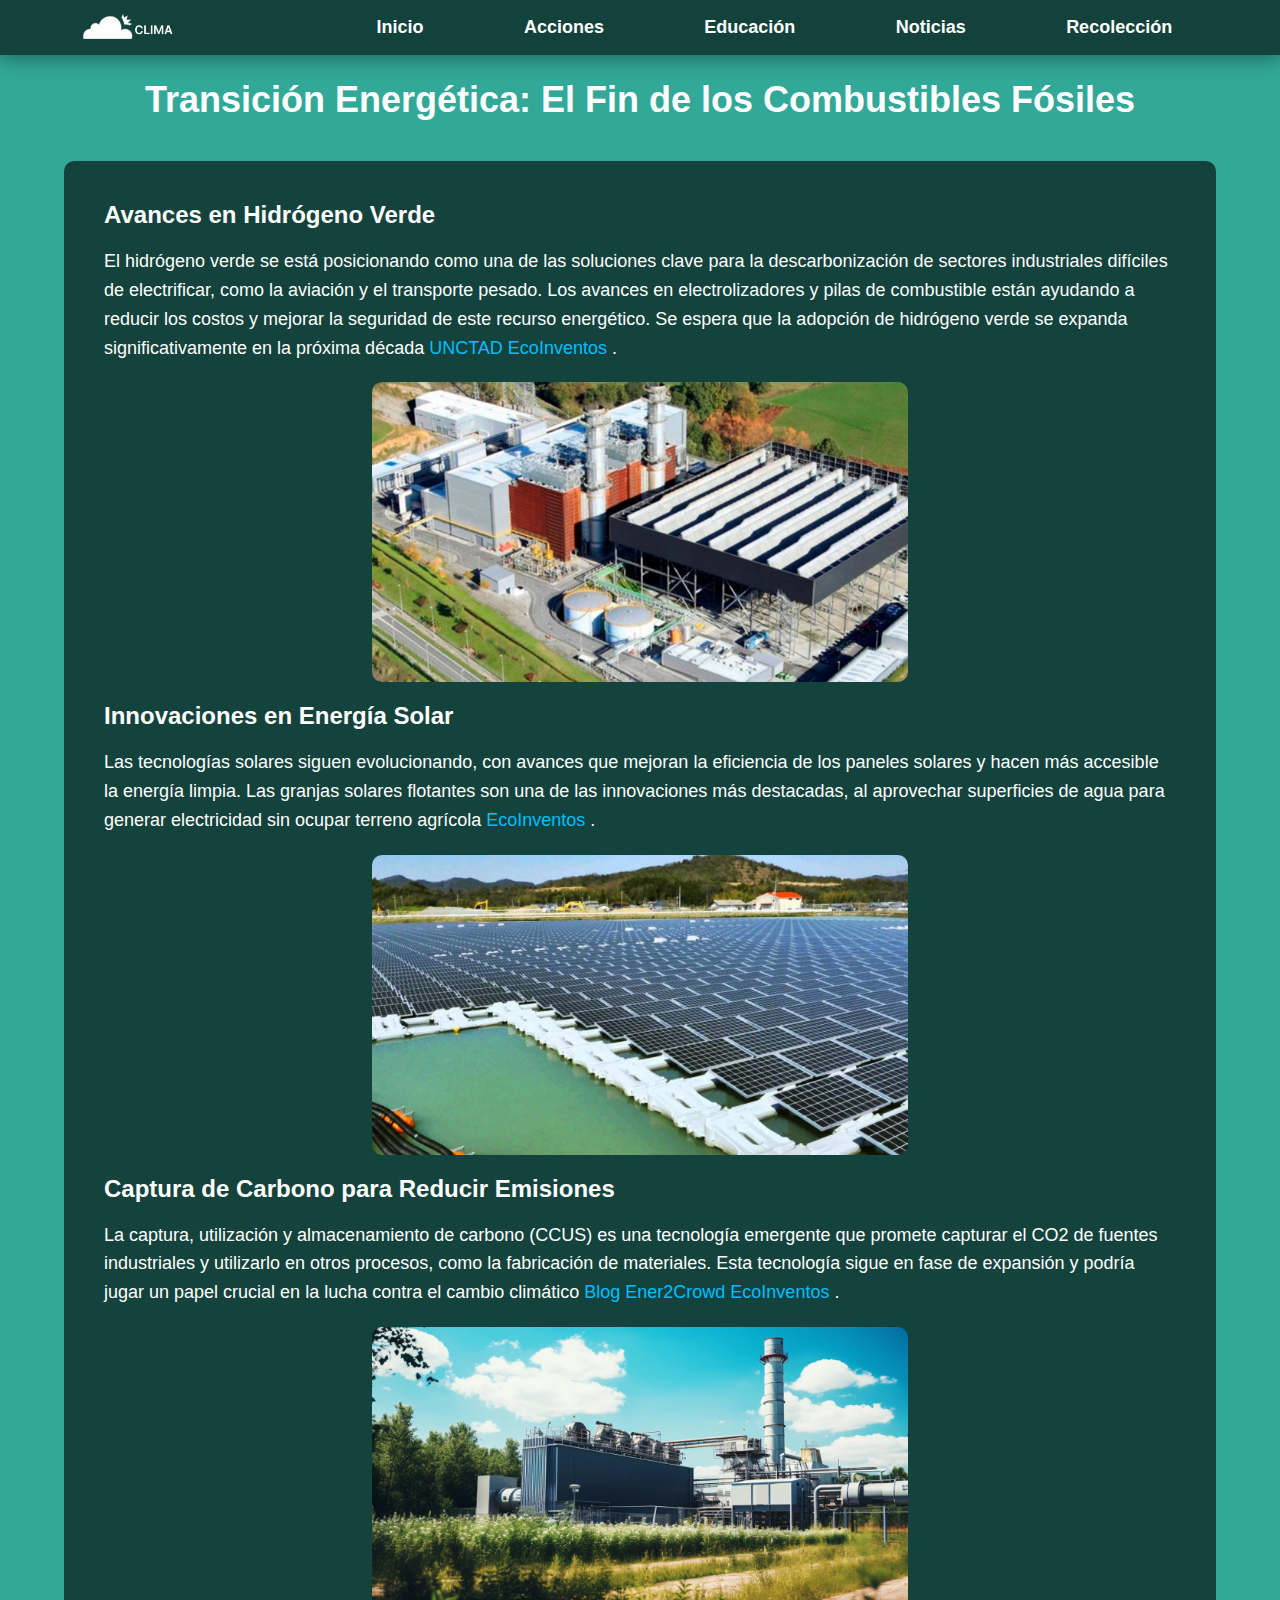
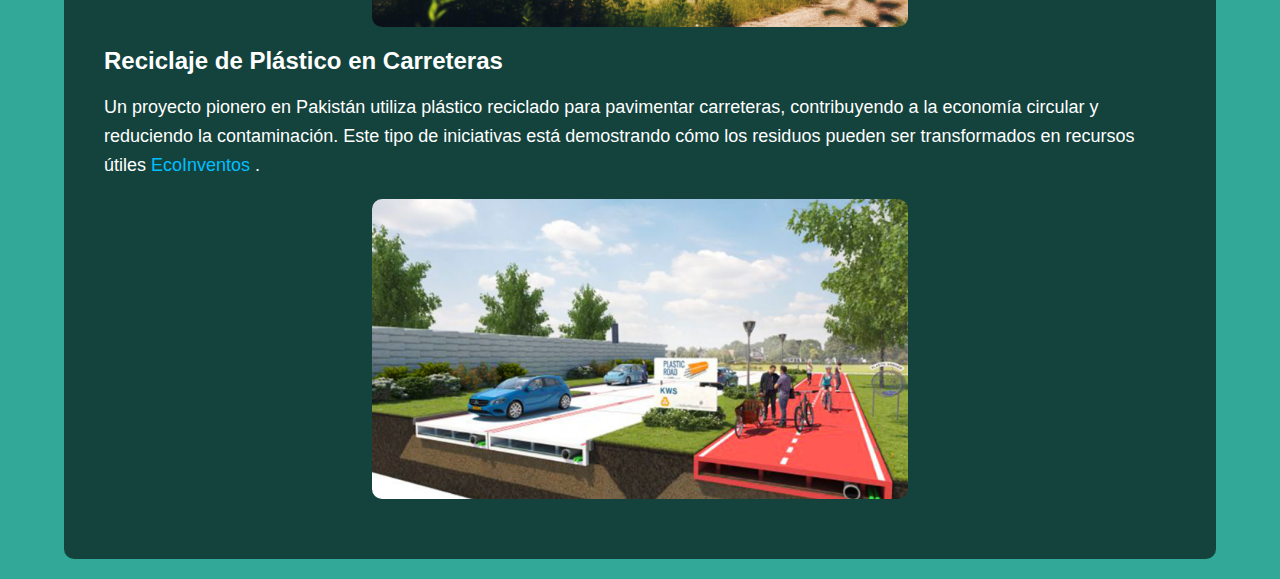
<file: tecnologia-verde.html>
<html>

<head>
    <title>
        Transición Energética
    </title>
    <link rel="stylesheet" href="/Css/header.css">
    <style>
        body {
            background-color: #32A898;
            display: flex;
            justify-content: center;
            flex-direction: column;
            align-items: center;
            font-family: 'Arial', sans-serif;
            margin: 0;
            padding: 0;
        }

        .main-container {
            background-color: rgba(0, 0, 0, 0.6);
            color: white;
            width: 90%;
            margin: 20px auto;
            padding: 20px;
            border-radius: 10px;
            box-sizing: border-box;
        }

        .container {
            width: 100%;
            margin: 0 auto;
            padding: 20px;
            box-sizing: border-box;
        }

        h1 {
            font-size: 36px;
            font-weight: bold;
            margin-bottom: 20px;
            color: white;
        }

        h2 {
            font-size: 24px;
            font-weight: bold;
            margin-top: 0px;
            margin-bottom: 10px;
        }

        p {
            font-size: 18px;
            line-height: 1.6;
        }

        .container a {
            color: #00BFFF;
            text-decoration: none;
        }

        .container a:hover {
            text-decoration: underline;
        }

        .image-container {
            text-align: center;
            margin: 20px 0;
        }

        .image-container img {
            width: 50%;
            height: 300px;
            object-fit: cover;
            max-width: 800px;
            border-radius: 10px;
        }

        @media (max-width: 768px) {
            h1 {
                font-size: 28px;
            }

            h2 {
                font-size: 20px;
            }

            p {
                font-size: 16px;
            }
        }

        @media (max-width: 480px) {
            h1 {
                font-size: 24px;
            }

            h2 {
                font-size: 18px;
            }

            p {
                font-size: 14px;
            }
        }
    </style>
</head>

<body>
    <header>
        <div class="logo">
            <img src="/img/Logo.png" alt="">
            <div class="frame">
                <div class="center">
                    <div class="linea primero"></div>
                    <div class="linea segundo"></div>
                    <div class="linea tercero"></div>
                </div>
            </div>
        </div>

        <nav class="opciones-desplegado">

            <a href="index.html">Inicio</a>
            <a href="Acciones.html">Acciones</a>
            <div class="dropdown">
                <a href="#" class="dropbtn">Educación</a>
                <div class="dropdown-content">
                    <a href="Recursos.html" class="text-white font-semibold" >Recursos</a>
                    <a href="Cursos.html" class="text-white font-semibold" >Cursos</a>
                    <a href="FAQ.html" class="text-white font-semibold" >FAQ</a>
                </div>
            </div>
            <div class="dropdown">
                <a href="#" class="dropbtn">Noticias</a>
                <div class="dropdown-content">
                    <a href="politicas-climaticas.html" class="text-white font-semibold" >Politicas Climaticas</a>
                    <a href="tecnologia-verde.html" class="text-white font-semibold" >Tecnología verde</a>
                    <a href="impactos-climaticos.html" class="text-white font-semibold" >Impactos Climaticos</a>
                    <a href="proyectos-sostenibles.html" class="text-white font-semibold" >Proyectos Sostenibles</a>
                </div>
            </div>
            <a href="Recolección.html">Recolección</a>
        </nav>
    </header>
    <h1>
        Transición Energética: El Fin de los Combustibles Fósiles
    </h1>
    <div class="main-container">
        <div class="container">
            <h2>
                Avances en Hidrógeno Verde
            </h2>
            <p>
                El hidrógeno verde se está posicionando como una de las soluciones clave para la descarbonización de
                sectores industriales difíciles de electrificar, como la aviación y el transporte pesado. Los avances en
                electrolizadores y pilas de combustible están ayudando a reducir los costos y mejorar la seguridad de
                este recurso energético. Se espera que la adopción de hidrógeno verde se expanda significativamente en
                la próxima década
                <a href="#">
                    UNCTAD
                </a>
                <a href="#">
                    EcoInventos
                </a>
                .
            </p>
            <div class="image-container">
                <img alt="Planta industrial de hidrógeno verde" 
                    src="/img/tecnologiaVerde1.png"
                    />
            </div>
            <h2>
                Innovaciones en Energía Solar
            </h2>
            <p>
                Las tecnologías solares siguen evolucionando, con avances que mejoran la eficiencia de los paneles
                solares y hacen más accesible la energía limpia. Las granjas solares flotantes son una de las
                innovaciones más destacadas, al aprovechar superficies de agua para generar electricidad sin ocupar
                terreno agrícola
                <a href="#">
                    EcoInventos
                </a>
                .
            </p>
            <div class="image-container">
                <img alt="Granja solar flotante en un cuerpo de agua" 
                    src="/img/tecnologiaVerde2.png"
                    />
            </div>
            <h2>
                Captura de Carbono para Reducir Emisiones
            </h2>
            <p>
                La captura, utilización y almacenamiento de carbono (CCUS) es una tecnología emergente que promete
                capturar el CO2 de fuentes industriales y utilizarlo en otros procesos, como la fabricación de
                materiales. Esta tecnología sigue en fase de expansión y podría jugar un papel crucial en la lucha
                contra el cambio climático
                <a href="#">
                    Blog Ener2Crowd
                </a>
                <a href="#">
                    EcoInventos
                </a>
                .
            </p>
            <div class="image-container">
                <img alt="Planta de captura de carbono en operación" 
                    src="/img/tecnologiaVerde3.png"
                     />
            </div>
            <h2>
                Reciclaje de Plástico en Carreteras
            </h2>
            <p>
                Un proyecto pionero en Pakistán utiliza plástico reciclado para pavimentar carreteras, contribuyendo a
                la economía circular y reduciendo la contaminación. Este tipo de iniciativas está demostrando cómo los
                residuos pueden ser transformados en recursos útiles
                <a href="#">
                    EcoInventos
                </a>
                .
            </p>
            <div class="image-container">
                <img alt="Carretera pavimentada con plástico reciclado en Pakistán" 
                    src="/img/tecnologiaVerde4.png"
                     />
            </div>
        </div>
    </div>
</body>

</html>
</file>
<file: Css/styles.css>
*{
    font-family: system-ui, -apple-system, BlinkMacSystemFont, 'Segoe UI', Roboto, Oxygen, Ubuntu, Cantarell, 'Open Sans', 'Helvetica Neue', sans-serif !important;
}
body{
    margin: 0;
    color: #eee;
    font-family: Poppins;
    font-size: 12px;
    overflow: hidden;
}
a{
    text-decoration: none;
}

:root{
    --width-pc: 1140px;
    --width-thumbnail: 150px;
    --height-thumbnail: 220px;
}





.menu-hamburguesa {
    position: fixed; /* Asegura que esté fijo en la pantalla */
    top: 20px; /* Ajusta la posición superior según prefieras */
    right: 20px; /* Ajusta la posición derecha según prefieras */
    display: flex;
    flex-direction: column;
    gap: 5px;
    cursor: pointer;
    z-index: 1000; /* Asegura que esté en frente de otros elementos */
  }
  
  .menu-hamburguesa .linea {
    width: 25px;
    height: 3px;
    background-color: rgb(255, 255, 255); /* Color de las líneas */
  }

/* Contenedor del menú desplegable */
.menu-desplegable {
    display: none; /* Ocultarlo por defecto */
    background-color: rgba(2, 2, 2, 0.516); /* Cambiado a transparente */
    padding: 10px; /* Espaciado */
    position: absolute;
    top: 50px; /* Espacio desde el top */
    right: 0px; /* Mover al lado derecho */
    z-index: 1000;
}

/* Estilo de los elementos del menú */
.menu-item {
    display: flex;
    justify-content: center;
    align-items: center;
    height: 10px;
    margin: -5px 0px;
    cursor: pointer;
    color: #ffffff; /* Color de texto */
    &:hover{
        background-color: rgb(82, 82, 82);
    }
    padding: 10px 10px;
}








/* carousel */
.carousel{
    height: 100vh;
    margin-top: -50px;
    width: 100vw;
    overflow: hidden;
    position: relative;
}
.carousel .list .item{
    width: 100%;
    height: 100%;
    position: absolute;
    inset: 0 0 0 0;
}
.carousel .list .item img{
    width: 100%;
    height: 100%;
    object-fit: cover;
}
.carousel .list .item .content{
    position: absolute;
    top: 10%;
    width: var(--width-pc);
    max-width: 90%;
    left: 50%;
    transform: translateX(-50%);
    padding-right: 30%;
    box-sizing: border-box;
    color: #fff;
    text-shadow: 0 5px 10px #0004;
}
.carousel .list .item .title{
    margin-top: 10px;
}
.carousel .list .item .author{
    border-radius: 20px;
    width: 90px;
    height: 3px;
    background-color: #fff;
    font-weight: bold;
}
.carousel .list .item .title,
.carousel .list .item .topic{
    font-size: 5em;
    font-weight: bold;
    line-height: 1.3em;
}
.carousel .list .item .topic{
    color: #219090;
}
.carousel .list .item .buttons button{
    margin-top: 70px; 
    padding: 10px 20px;
    border: 2px solid #fff;
    background-color: transparent;
    color: white;
    font-weight: bold;
    font-size: 14px;
    border-radius: 20px;
    text-transform: uppercase;
    transition: 0.3s ease;
    box-shadow: 0 0 10px rgba(255, 255, 255, 0.5), 0 0 20px rgba(255, 255, 255, 0.3);
}
.carousel .list .item .buttons button:hover{
    color: #edf1f3; /* Cambia el color del texto al pasar el mouse */
    box-shadow: 0 0 10px #efeff1, 0 0 30px #e4e6ea, 0 0 40px #9ea5b0;
    border-color: #92a4b5;
    cursor: pointer;
}
.carousel .list .item .buttons button:active{
    background-color: #ff5733;
    color: white;
}
.carousel .list .item .buttons button:nth-child(2){
    background-color: transparent;
    border: 1px solid #fff;
    color: #eee;
}

/* thumbail */
.thumbnail{
    position: absolute;
    bottom: 50px;
    left: 50%;
    width: 50%;
    height: var(--height-thumbnail);
    z-index: 100;
    overflow: hidden;
}
.listThumbnail{
    width: max-content;
    display: flex;
    gap: 20px;
    position: absolute;
    transition: left 1.5s;
    left: 0px;
}
.thumbnail .item{
    width: var(--width-thumbnail);
    height: var(--height-thumbnail);
    flex-shrink: 0;
    position: relative;
}
.thumbnail .item img{
    width: 100%;
    height: 100%;
    object-fit: cover;
    border-radius: 20px;
}
.thumbnail .item .content{
    color: #fff;
    position: absolute;
    bottom: 10px;
    left: 10px;
    right: 10px;
}
.thumbnail .item .content .title{
    font-weight: 500;
}
.thumbnail .item .content .description{
    font-weight: 300;
}
/* arrows */
.arrows{
    position: absolute;
    top: 80%;
    right: 52%;
    z-index: 100;
    width: 300px;
    max-width: 30%;
    display: flex;
    gap: 50px;
    align-items: center;
}
.arrows button{
    width: 40px;
    height: 40px;
    border-radius: 50%;
    background-color:  #979393a4;

    border: none;
    color: #ffffff;
    font-family: monospace;
    font-weight: bold;
    transition: .3s;
}
.buttons button{
    background-color: rgba(255, 0, 0, 0) !important;
    color: white;
    border: 1px solid #fff;
    & :hover{
        cursor: pointer;
        & span{
            transform: scale(1.1);
        }
    }
}
.arrows button:hover{
    background-color: #1617178b;
    color: #ffffff55;
}

/* animation */
.carousel .list .item:nth-child(1){
    z-index: 1;
}

/* animation text in first item */

.carousel .list .item:nth-child(1) .content .author,
.carousel .list .item:nth-child(1) .content .title,
.carousel .list .item:nth-child(1) .content .topic,
.carousel .list .item:nth-child(1) .content .des,
.carousel .list .item:nth-child(1) .content .buttons
{
    transform: translateY(50px);
    filter: blur(20px);
    opacity: 0;
    animation: showContent .5s 1s linear 1 forwards;
}
@keyframes showContent{
    to{
        transform: translateY(0px);
        filter: blur(0px);
        opacity: 1;
    }
}
.carousel .list .item:nth-child(1) .content .title{
    animation-delay: 1.2s!important;
}
.carousel .list .item:nth-child(1) .content .topic{
    animation-delay: 1.4s!important;
}
.carousel .list .item:nth-child(1) .content .des{
    animation-delay: 1.6s!important;
}
.carousel .list .item:nth-child(1) .content .buttons{
    animation-delay: 1.8s!important;
}
/* create animation when next click */
.carousel.next .list .item:nth-child(1) img{
    width: var(--width-thumbnail);
    height: var(--height-thumbnail);
    position: absolute;
    bottom: 50px;
    left: 50%;
    border-radius: 30px;
    animation: showImage .5s linear 1 forwards;
}
@keyframes showImage{
    to{
        bottom: 0;
        left: 0;
        width: 100%;
        height: 100%;
        border-radius: 0;
    }
}

.carousel.next .listThumbnail .item:nth-last-child(1){
    overflow: hidden;
    animation: showThumbnail .5s linear 1 forwards;
}
.carousel.prev .list .item img{
    z-index: 100;
}
@keyframes showThumbnail{
    from{
        width: 0;
        opacity: 0;
    }
}
.carousel.next .listThumbnail{
    animation: effectNext .5s linear 1 forwards;
}

@keyframes effectNext{
    from{
        transform: translateX(var(--width-thumbnail));
    }
}

/* running time */

.carousel .time{
    position: absolute;
    z-index: 1000;
    width: 0%;
    height: 3px;
    background-color: #f1683a;
    left: 0;
    top: 0;
}

.carousel.next .time,
.carousel.prev .time{
    animation: runningTime 3s linear 1 forwards;
}
@keyframes runningTime{
    from{ width: 100%}
    to{width: 0}
}


/* prev click */

.carousel.prev .list .item:nth-child(2){
    z-index: 2;
}

.carousel.prev .list .item:nth-child(2) img{
    animation: outFrame 0.5s linear 1 forwards;
    position: absolute;
    bottom: 0;
    left: 0;
}
@keyframes outFrame{
    to{
        width: var(--width-thumbnail);
        height: var(--height-thumbnail);
        bottom: 50px;
        left: 50%;
        border-radius: 20px;
    }
}

.carousel.prev .listThumbnail .item:nth-child(1){
    overflow: hidden;
    opacity: 0;
    animation: showThumbnail .5s linear 1 forwards;
}
.carousel.next .arrows button,
.carousel.prev .arrows button{
    pointer-events: none;
}
.carousel.prev .list .item:nth-child(2) .content .author,
.carousel.prev .list .item:nth-child(2) .content .title,
.carousel.prev .list .item:nth-child(2) .content .topic,
.carousel.prev .list .item:nth-child(2) .content .des,
.carousel.prev .list .item:nth-child(2) .content .buttons
{
    animation: contentOut 1.5s linear 1 forwards!important;
}

@keyframes contentOut{
    to{
        transform: translateY(-50px);
        filter: blur(20px);
        opacity: 0;
    }
}
@media screen and (max-width: 678px) {
    .carousel .list .item .content{
        padding-right: 0;
    }
    .carousel .list .item .content .title{
        font-size: 30px;
    }
}
</file>
<file: Css/header.css>
header {
    z-index: 999999 !important;
    width: 100%;
    position: relative;
    height: 55px;
    display: flex;
    justify-content: space-around;
    background-color: rgba(0, 0, 0, 0.603);
    box-shadow: 0px 2px 20px 1px rgba(0, 0, 0, 0.404);
}
header .logo {
    display: flex;
    justify-content: center;
    width: 12vw;
}
header .logo img {
    width: 70%;
}
header .logo .frame {
    display: none;
}
header nav {
    display: flex;
    flex-direction: row;
    width: 70%;
    justify-content: space-around;
    align-items: center;
}
header nav a {
    display: flex;
    font-size: 18px;
    font-weight: bold;
    flex-direction: column;
    align-items: center;
    color: white;
    text-decoration: none;
    position: relative;
}
header nav a img {
    width: 30px;
}
.dropdown {
    position: relative;
    display: inline-block;
}
.dropdown-content {
    display: none;
    position: absolute;
    background-color: rgba(0, 0, 0, 0.8);
    box-shadow: 0px 8px 16px 0px rgba(0,0,0,0.2);
    padding: 10px 0;
    z-index: 200;
    border-radius: 5px;
    border: 2px solid #757575;
    margin-top: 0px;
    left: 0;
    top: 100%;
}
.dropdown-content a {
    color: rgb(255, 255, 255);
    padding: 10px 20px;
    text-decoration: none;
    display: block;
}
.dropdown-content a:hover {
    background-color: #3f3f3f;
}
.dropdown:hover .dropdown-content {
    display: block;
}
.dropdown:hover .dropbtn {
    color: #ff6600;
}




@media (width < 768px){
    header{
        align-items: center;
        height: 80px;
        flex-direction: column;
        position: relative;
        & .logo{
            & img{
                width: 100px;
            }
            & .frame{
                display: block;
            }
            width: 100%;
            display: flex;
            justify-content: space-around;
            align-items: center;
        }
        .opciones-desplegado.open {
            height: 260px;
        }
        & nav{
            width: 100%;
            height: 0;
            overflow: hidden;
            flex-direction: column;
            justify-content: flex-start;
            align-items: center;
            top: 100%;
            backdrop-filter: blur(10px); 
            z-index: 10;
            position: absolute;
            transition: height 0.3s linear;
            
            & a{
                &:hover span{
                    opacity: 1;
                    transform: translateY(0px);
                }
                flex-direction: row;
                justify-content: space-between;
                align-items: center;
                width: 50vw;
                gap: 20px;
                margin-top: 20px;
                & span{
                    position: relative;
                    opacity: 1;
                    top: 0;
                    width: 100%;
                    font-size: 17px;
                    text-align: center;
                    margin-left: 30px;
                }
            }
        }
    }
}

@media (width > 1400px){
    header{
        min-height: 5vw;
    }
    .logo{
        width: 10vw;
        & img{
            width: 100%;
        }
    }
    nav {
        a{

            justify-content: center;
            align-items: center;
            height: 100%;
            width: 20vw;
            & img{
                width: 2.3vw !important;
            }
            &:hover span{
                transform: translateY(1.2vw) !important;
            }
            & span{

                font-size: 1.3vw;
            }
        }
    }
}
</file>
<file: Css/btn_menu.css>
.frame {
    position: relative;
    width: 50px;
    height: 50px; 
    border-radius: 2px;
      box-shadow: 4px 8px 16px 0 rgba(0,0,0,0.1);
    color: #333;
      -webkit-font-smoothing: antialiased;
      -moz-osx-font-smoothing: grayscale;
}
  
  .center {
    position: absolute;
    top: 50%;
    left: 50%;
    transform: translate(-50%,-50%);
    cursor: pointer;
  }
  
  .linea{
      width: 30px;
      border-radius: 10px;
      height: 4px;
      background-color: white;
      margin: 6px;
      box-shadow: 4px 8px 16px 0 rgba(0,0,0,0.2);
      transition: all 0.6s ease;
  }
  .primero{
      animation: inicio-1 0.6s ease both;
  }
  .tercero{
      animation: inicio-3 0.6s ease both;
  }
  .animated .primero{
      animation: final-1 0.6s ease both;
  }
  
  
  .animated .segundo{
      scale: 0.2;
      background-color: transparent;
      box-shadow: 0 0 0 transparent;
  }
  
  .animated .tercero{
      animation: final-3 0.6s ease both;
  }
  
  @keyframes inicio-1 {
      0% {
          transform: translateY(10px) rotate(45deg);
      }
      50%{
          transform: rotate(0deg) translateY(10px);
      }
      100%{
          transform: rotate(0deg) translateY(0px);
      }
  }
  @keyframes inicio-3{
      100% {
          transform: rotate(0deg) translateY(0px);
      }
      50%{
          transform: rotate(0deg) translateY(-10px);
      }
      0% {
          transform: translateY(-10px) rotate(135deg);
        }
  }
  
  @keyframes final-1{
      0% {
          transform: translateY(0px);
      }
      50%{
          transform: translateY(10px);
      }
      100% {
          transform: translateY(10px) rotate(45deg);
        }
  }
  
  @keyframes final-3{
      0% {
          transform: translateY(0px);
      }
      50%{
          transform: translateY(-10px);
      }
      100% {
          transform: translateY(-10px) rotate(135deg);
        }
  }
  
  @keyframes centro {
      0%{
          scale: 0.2;
      }
      100%{
          scale: 1;
      }
  }
</file>
<file: Css/EncuestaODS.css>
*{
    margin: 0px;
    padding: 0px;
    font-family: poppins;
    box-sizing: border-box;
}
ul{
    list-style: none;
}
a{
    text-decoration: none;
}
 
body{
    margin: 0px;
    padding: 0px;
    font-family: poppins;
    background-color: rgba(255, 255, 255, 0.15);
}
 

/*--Button-----------------*/
.btn-enlace {
    display: inline-block;
    padding: 10px 20px;
    font-size: 16px;
    color: white;
    background-color: #148D7D;
    border: none;
    border-radius: 5px;
    text-decoration: none;
    text-align: center;
    cursor: pointer;
    margin-top: 20px;
}

.btn-enlace:hover {
    background-color: #0056b3;
}



/*--blog--------------------------*/
#blog{
    display: flex;
    flex-direction: column;
    justify-content: center;
    align-items: center;
    padding: 40px;
    border-top: 1px solid rgba(0, 0, 0, 0.05);
    border-bottom: 1px solid rgba(0, 0, 0, 0.05);
}
.blog-heading{
    display: flex;
    flex-direction: column;
    justify-content: center;
    align-items: center;
 
}
.blog-heading span{
    color: #f33c3c;
}
.blog-heading h3{
    font-size: 2.4rem;
    color: #2b2b2b;
    font-weight: 600;
}
.blog-container{
    display: flex;
    justify-content: center;
    align-items: center;
    margin: 20px 0px;
    flex-wrap: wrap;
}
 
.blog-box{
    width:350px;
    background-color: #ffffff;
    border: 1px solid #ececec;
    margin: 20px 20px;
    height: 500px;
 
}
.blog-img{
    width:100%;
    height: auto;
}
.blog-img img{
    width:100%;
    height: 100%;
    object-fit: cover;
    object-position: center;
}
.blog-text{
    padding: 10px;
    display: flex;
    flex-direction: column;
}
.blog-text span{
    color: #f33c3c;
    font-size: 0.9rem;
}
.blog-text .blog-title{
    font-size: 1.3rem;
    font-weight: 500;
    color: #272727;
}
.blog-text p{
    color: #9b9b9b;
    font-size: 0.8rem;
    display: -webkit-box;
    -webkit-line-clamp: 5;
    margin: 9px 0px;
}
.blog-text a{
    color: #0f0f0f;
}
.blog-text a:hover{
    color: #c74242;
    transition: all ease 0.3s;
}
 
 
@media(max-width:1250px){
 
    .blog-box{
        width: 300px;
    }
} 
@media(max-width:1100px){
    .blog-box{
        width:70%;
    }
}
 
@media(max-width:550px){
   
    .blog-box{
        margin: 20px 10px;
        width: 100%;
    }
    #blog{
        padding:20px;
    }
}
</file>
